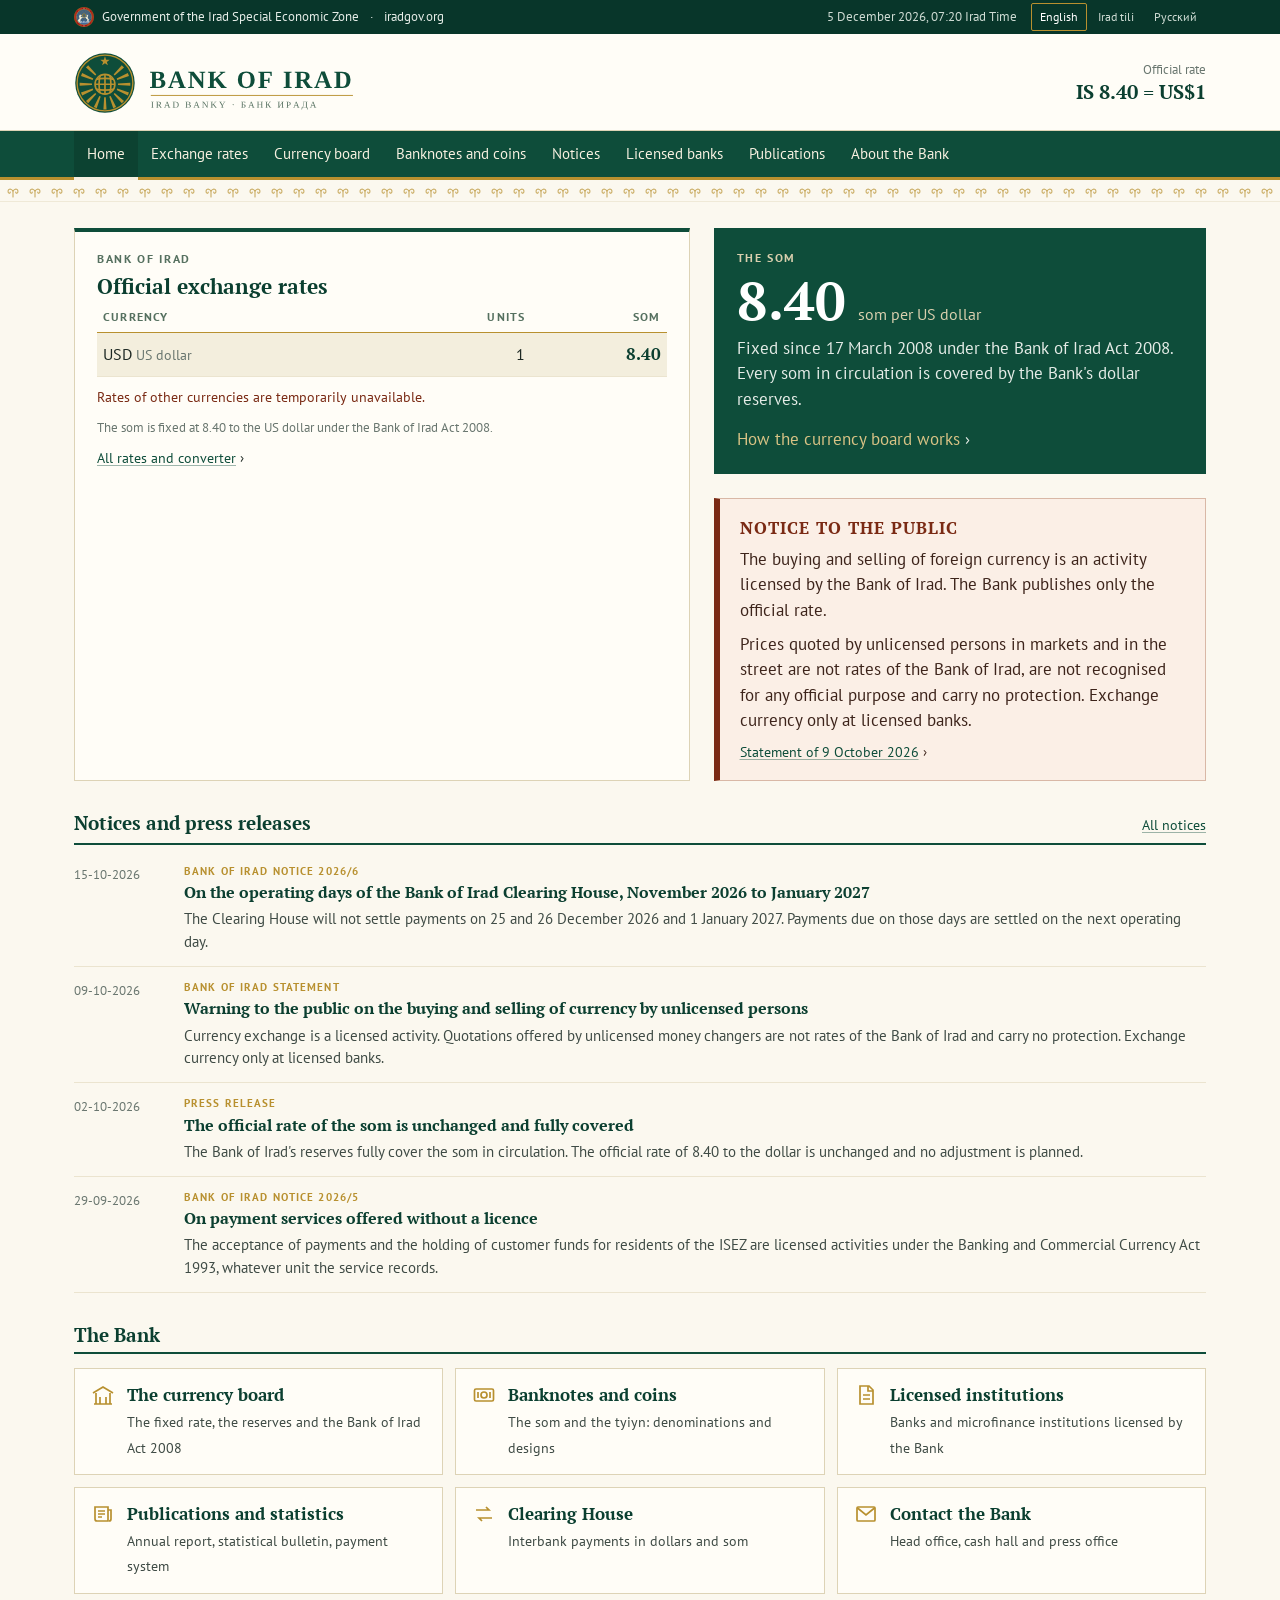
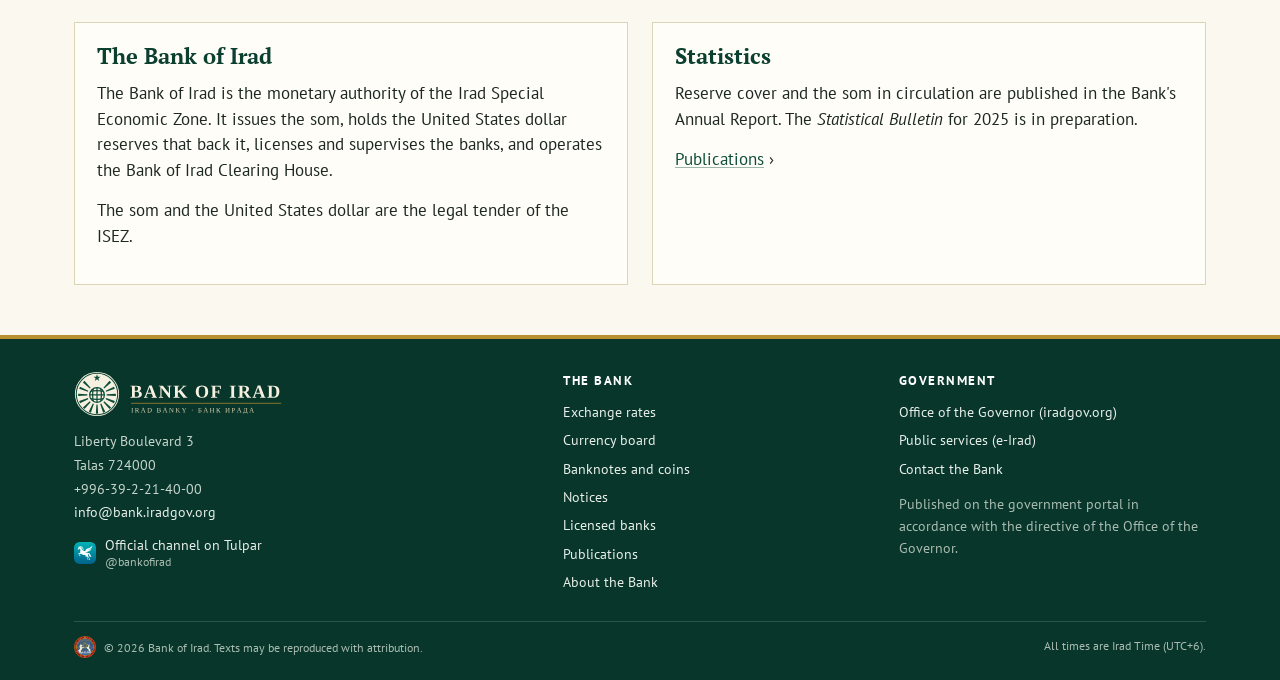
<file: index.html>
<!doctype html>
<html lang="en">
<head>
<meta charset="utf-8">
<meta name="viewport" content="width=device-width, initial-scale=1">
<title>Bank of Irad | Official exchange rates of the som</title>
<meta name="description" content="Bank of Irad, the monetary authority of the Irad Special Economic Zone: official exchange rates of the som, the currency board, banknotes and coins, notices and the register of licensed banks.">
<link rel="canonical" href="https://bank.iradgov.org/">
<meta property="og:url" content="https://bank.iradgov.org/">
<meta property="og:type" content="website">
<meta property="og:site_name" content="Bank of Irad">
<meta property="og:title" content="Bank of Irad | Official exchange rates of the som">
<meta property="og:description" content="Bank of Irad, the monetary authority of the Irad Special Economic Zone: official exchange rates of the som, the currency board, banknotes and coins, notices and the register of licensed banks.">
<meta property="og:image" content="https://bank.iradgov.org/assets/og-image.png">
<meta property="og:image:width" content="1200">
<meta property="og:image:height" content="630">
<meta property="og:image:alt" content="Bank of Irad: the som at 8.40 to the US dollar">
<meta name="twitter:card" content="summary_large_image">
<meta name="theme-color" content="#0E4D3A">
<link rel="icon" href="/favicon.ico" sizes="any">
<link rel="icon" href="/assets/bankofirad-mark.svg" type="image/svg+xml">
<link rel="icon" href="/favicon-32.png" type="image/png" sizes="32x32">
<link rel="apple-touch-icon" href="/apple-touch-icon.png">
<link rel="preconnect" href="https://fonts.googleapis.com">
<link rel="preconnect" href="https://fonts.gstatic.com" crossorigin>
<link href="https://fonts.googleapis.com/css2?family=PT+Sans:ital,wght@0,400;0,700;1,400&family=PT+Serif:ital,wght@0,400;0,700;1,400&display=swap" rel="stylesheet">
<link rel="stylesheet" href="/assets/site.css">
<script>window.goatcounter=new Object();goatcounter.path=p=>location.host+p;</script>
<script data-goatcounter="https://irad.goatcounter.com/count" async src="//gc.zgo.at/count.js"></script>
<script async src="https://www.googletagmanager.com/gtag/js?id=G-QTS2XFLJD7"></script>
<script>window.dataLayer=window.dataLayer||[];function gtag(){dataLayer.push(arguments);}gtag('js',new Date());gtag('config','G-QTS2XFLJD7');</script>
</head>
<body data-page="home" data-title="">
<div id="top"></div>
<main id="main" class="page">
<div class="wrap">
<h1 class="sr" data-i18n="homeH1">Bank of Irad</h1>
<div class="grid g-home">
  <div class="ratecard" id="rates"></div>
  <div>
    <div class="card green">
      <div class="kicker" data-i18n="pegK">The som</div>
      <div class="bigpeg"><span class="v" id="pegV">8.40</span><span class="u" data-i18n="pegU">som per US dollar</span></div>
      <p data-i18n="pegP">Fixed since 17 March 2008 under the Bank of Irad Act 2008. Every som in circulation is covered by the Bank's dollar reserves.</p>
      <p style="margin:0"><a class="more" href="/currency-board.html" data-i18n="pegA">How the currency board works</a> ›</p>
    </div>
    <div class="stern" role="note">
      <div class="h" data-i18n="sternH">Notice to the public</div>
      <p data-i18n="sternP1">The buying and selling of foreign currency is an activity licensed by the Bank of Irad. The Bank publishes only the official rate.</p>
      <p data-i18n="sternP2">Prices quoted by unlicensed persons in markets and in the street are not rates of the Bank of Irad, are not recognised for any official purpose and carry no protection. Exchange currency only at licensed banks.</p>
      <p class="small"><a href="/notice.html?id=2026-10-09-money-changers" data-i18n="sternA">Statement of 9 October 2026</a> ›</p>
    </div>
  </div>
</div>

<div class="sect-h"><h2 data-i18n="homeNotices">Notices and press releases</h2><a href="/notices.html" data-i18n="homeAllNotices">All notices</a></div>
<div id="notices" class="loading">…</div>

<div class="sect-h"><h2 data-i18n="homeQuick">The Bank</h2></div>
<ul class="quick">
  <li><a href="/currency-board.html"><svg class="ic" viewBox="0 0 24 24" fill="none" stroke="currentColor" stroke-width="1.7"><path d="M3 21h18M5 21V10M19 21V10M9 21v-7M15 21v-7M2 10l10-6 10 6"/></svg><div><b data-i18n="q1">The currency board</b><span data-i18n="q1s">The fixed rate, the reserves and the Bank of Irad Act 2008</span></div></a></li>
  <li><a href="/som.html"><svg class="ic" viewBox="0 0 24 24" fill="none" stroke="currentColor" stroke-width="1.7"><rect x="2.5" y="6" width="19" height="12" rx="1.5"/><circle cx="12" cy="12" r="3"/><path d="M6 9v6M18 9v6"/></svg><div><b data-i18n="q2">Banknotes and coins</b><span data-i18n="q2s">The som and the tyiyn: denominations and designs</span></div></a></li>
  <li><a href="/banks.html"><svg class="ic" viewBox="0 0 24 24" fill="none" stroke="currentColor" stroke-width="1.7"><path d="M6 3h9l4 4v14H6z"/><path d="M14 3v5h5M9 12h7M9 16h7"/></svg><div><b data-i18n="q3">Licensed institutions</b><span data-i18n="q3s">Banks and microfinance institutions licensed by the Bank</span></div></a></li>
  <li><a href="/publications.html"><svg class="ic" viewBox="0 0 24 24" fill="none" stroke="currentColor" stroke-width="1.7"><path d="M4 5h13v14H6a2 2 0 0 1-2-2z"/><path d="M17 8h3v9a2 2 0 0 1-2 2"/><path d="M7 9h7M7 12h7M7 15h4"/></svg><div><b data-i18n="q4">Publications and statistics</b><span data-i18n="q4s">Annual report, statistical bulletin, payment system</span></div></a></li>
  <li><a href="/about.html#clearing"><svg class="ic" viewBox="0 0 24 24" fill="none" stroke="currentColor" stroke-width="1.7"><path d="M4 8h13l-3-3M20 16H7l3 3"/></svg><div><b data-i18n="q5">Clearing House</b><span data-i18n="q5s">Interbank payments in dollars and som</span></div></a></li>
  <li><a href="/about.html#contact"><svg class="ic" viewBox="0 0 24 24" fill="none" stroke="currentColor" stroke-width="1.7"><rect x="3" y="5" width="18" height="14" rx="1"/><path d="m3.5 6 8.5 7 8.5-7"/></svg><div><b data-i18n="q6">Contact the Bank</b><span data-i18n="q6s">Head office, cash hall and press office</span></div></a></li>
</ul>

<div class="grid g-2" style="margin-top:28px">
  <div class="card">
    <h2 data-i18n="homeAboutH">The Bank of Irad</h2>
    <div data-i18n="homeAboutP"><p>The Bank of Irad is the monetary authority of the Irad Special Economic Zone. It issues the som, holds the United States dollar reserves that back it, licenses and supervises the banks, and operates the Bank of Irad Clearing House.</p><p>The som and the United States dollar are the legal tender of the ISEZ.</p></div>
  </div>
  <div class="card">
    <h2 data-i18n="homeStatH">Statistics</h2>
    <div data-i18n="homeStatP"><p>Reserve cover and the som in circulation are published in the Bank's Annual Report. The <i>Statistical Bulletin</i> for 2025 is in preparation.</p></div>
    <p style="margin:0"><a href="/publications.html" data-i18n="homeStatA">Publications</a> ›</p>
  </div>
</div>
</div>
</main>
<div id="bottom"></div>
<noscript><p style="padding:20px;text-align:center">Bank of Irad · Liberty Boulevard 3, Talas · <a href="mailto:info@bank.iradgov.org">info@bank.iradgov.org</a> · Official rate: IS 8.40 = US$1</p></noscript>
<script src="/assets/i18n.js"></script>
<script src="/assets/site.js"></script>
</body>
</html>
</file>
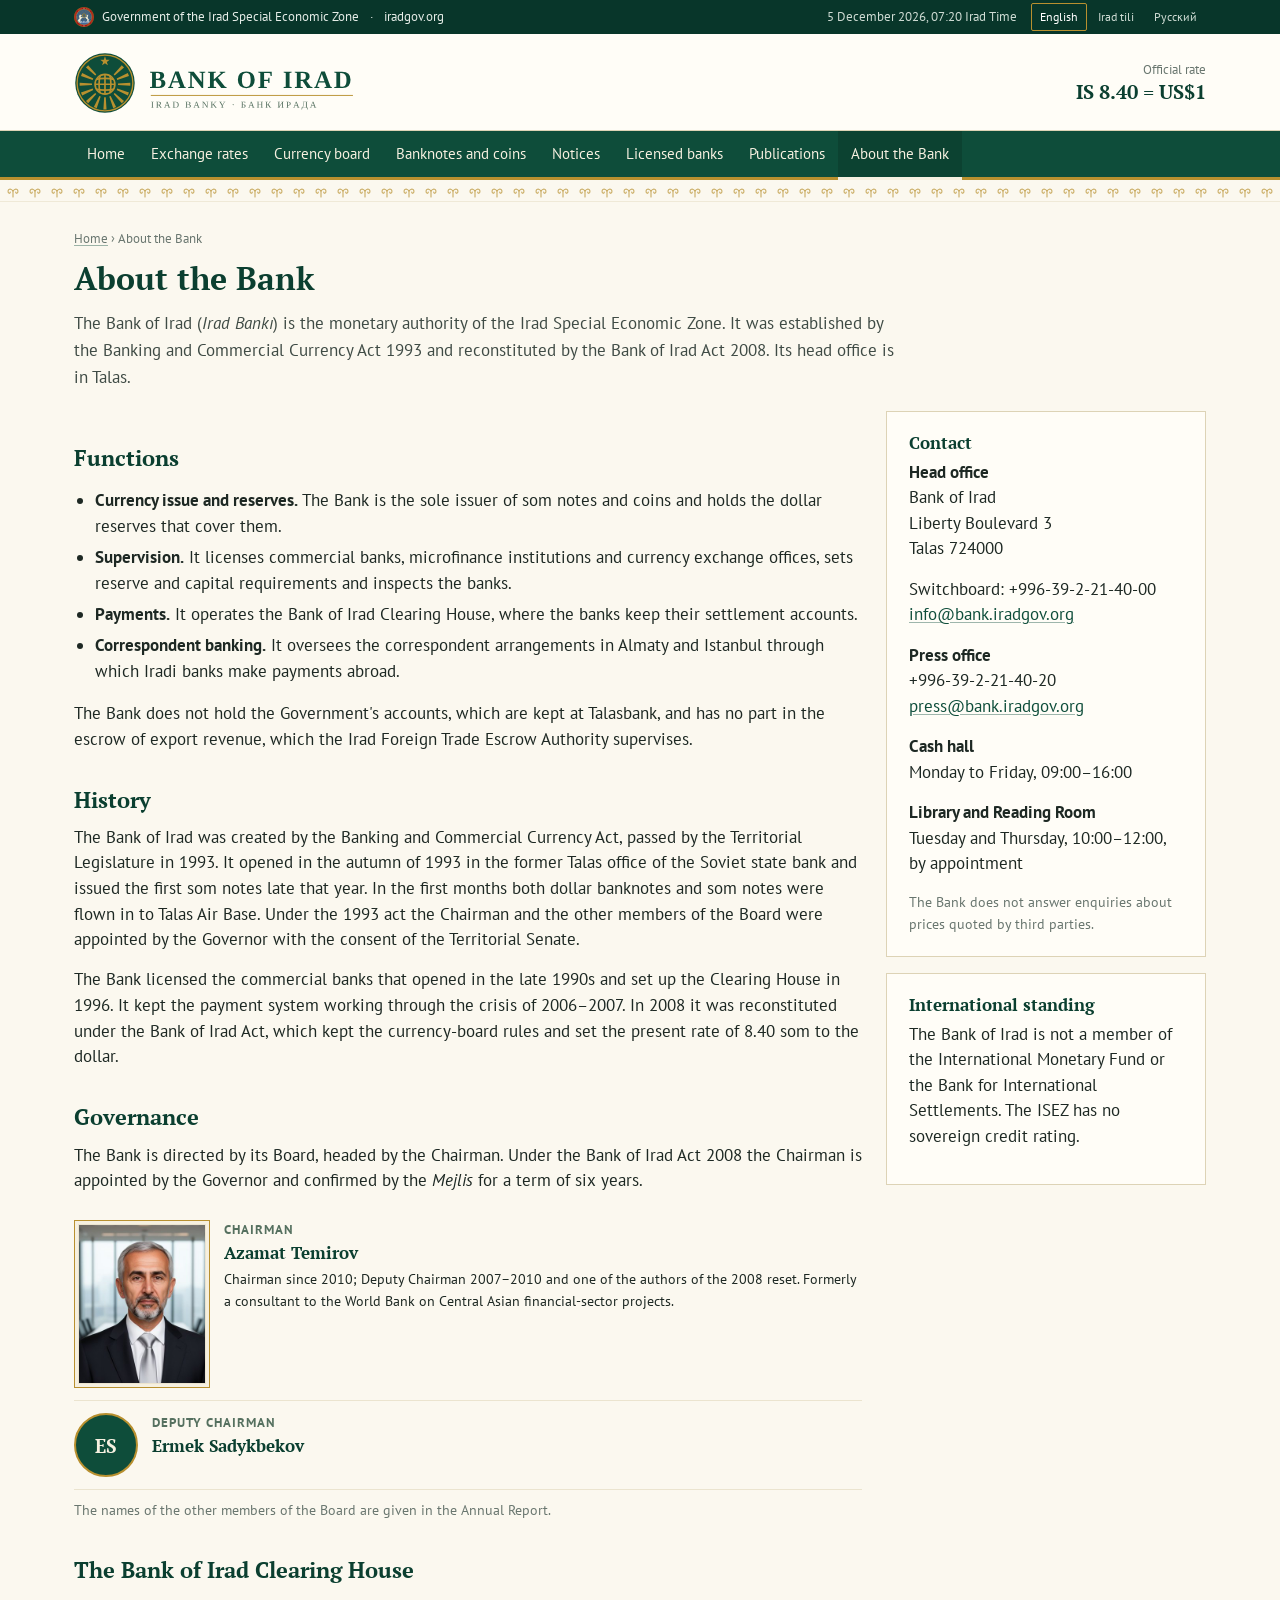
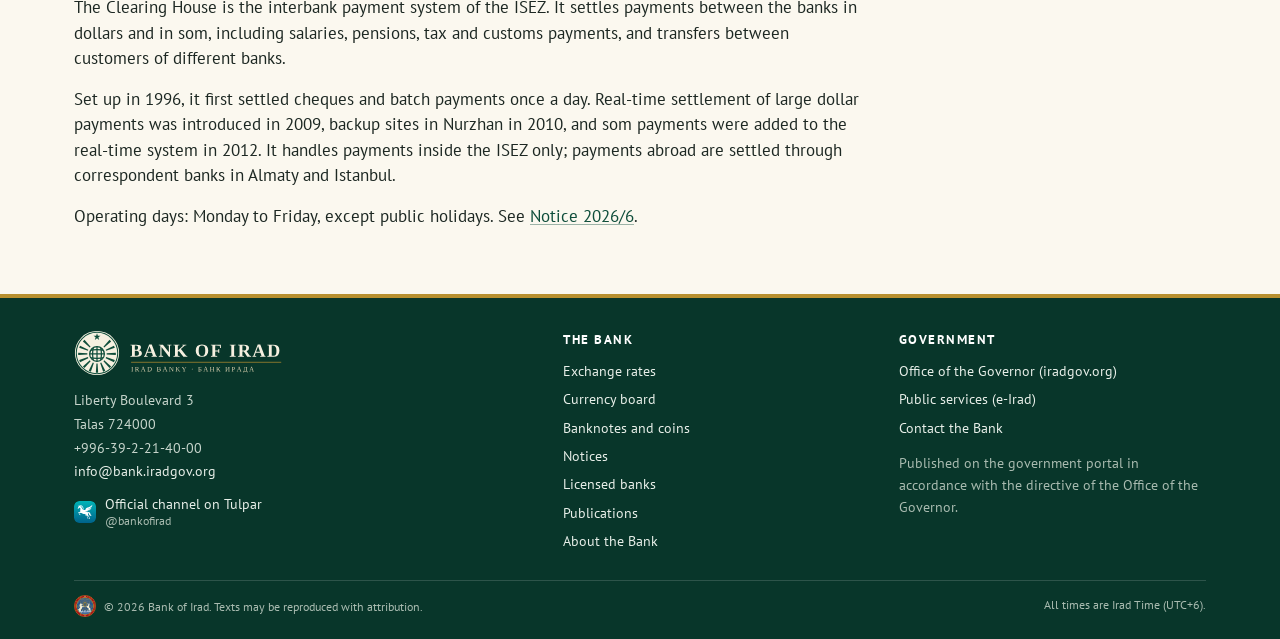
<file: about.html>
<!doctype html>
<html lang="en">
<head>
<meta charset="utf-8">
<meta name="viewport" content="width=device-width, initial-scale=1">
<title>About the Bank | Bank of Irad</title>
<meta name="description" content="About the Bank of Irad: functions, history since 1993, the Chairman and the Board, the Clearing House, and how to contact the head office in Talas.">
<link rel="canonical" href="https://bank.iradgov.org/about.html">
<meta property="og:url" content="https://bank.iradgov.org/about.html">
<meta property="og:type" content="website">
<meta property="og:site_name" content="Bank of Irad">
<meta property="og:title" content="About the Bank | Bank of Irad">
<meta property="og:description" content="About the Bank of Irad: functions, history since 1993, the Chairman and the Board, the Clearing House, and how to contact the head office in Talas.">
<meta property="og:image" content="https://bank.iradgov.org/assets/og-image.png">
<meta property="og:image:width" content="1200">
<meta property="og:image:height" content="630">
<meta property="og:image:alt" content="Bank of Irad: the som at 8.40 to the US dollar">
<meta name="twitter:card" content="summary_large_image">
<meta name="theme-color" content="#0E4D3A">
<link rel="icon" href="/favicon.ico" sizes="any">
<link rel="icon" href="/assets/bankofirad-mark.svg" type="image/svg+xml">
<link rel="icon" href="/favicon-32.png" type="image/png" sizes="32x32">
<link rel="apple-touch-icon" href="/apple-touch-icon.png">
<link rel="preconnect" href="https://fonts.googleapis.com">
<link rel="preconnect" href="https://fonts.gstatic.com" crossorigin>
<link href="https://fonts.googleapis.com/css2?family=PT+Sans:ital,wght@0,400;0,700;1,400&family=PT+Serif:ital,wght@0,400;0,700;1,400&display=swap" rel="stylesheet">
<link rel="stylesheet" href="/assets/site.css">
<script>window.goatcounter=new Object();goatcounter.path=p=>location.host+p;</script>
<script data-goatcounter="https://irad.goatcounter.com/count" async src="//gc.zgo.at/count.js"></script>
<script async src="https://www.googletagmanager.com/gtag/js?id=G-QTS2XFLJD7"></script>
<script>window.dataLayer=window.dataLayer||[];function gtag(){dataLayer.push(arguments);}gtag('js',new Date());gtag('config','G-QTS2XFLJD7');</script>
</head>
<body data-page="about" data-title="about">
<div id="top"></div>
<main id="main" class="page">
<div class="wrap">
<div class="crumbs"><a href="/" data-i18n="crHome">Home</a> › <span data-i18n="aboutH">About the Bank</span></div>
<h1 data-i18n="aboutH">About the Bank</h1>
<p class="lede" data-i18n="aboutLede">The Bank of Irad (<i>Irad Bankı</i>) is the monetary authority of the Irad Special Economic Zone. It was established by the Banking and Commercial Currency Act 1993 and reconstituted by the Bank of Irad Act 2008. Its head office is in Talas.</p>

<div class="grid g-side" style="margin-top:20px">
<div class="prose">
  <h2 data-i18n="fnH">Functions</h2>
  <div data-i18n="fnP"><ul><li><b>Currency issue and reserves.</b> The Bank is the sole issuer of som notes and coins and holds the dollar reserves that cover them.</li><li><b>Supervision.</b> It licenses commercial banks, microfinance institutions and currency exchange offices, sets reserve and capital requirements and inspects the banks.</li><li><b>Payments.</b> It operates the Bank of Irad Clearing House, where the banks keep their settlement accounts.</li><li><b>Correspondent banking.</b> It oversees the correspondent arrangements in Almaty and Istanbul through which Iradi banks make payments abroad.</li></ul><p>The Bank does not hold the Government's accounts, which are kept at Talasbank, and has no part in the escrow of export revenue, which the Irad Foreign Trade Escrow Authority supervises.</p></div>

  <h2 data-i18n="histH">History</h2>
  <div data-i18n="histP"><p>The Bank of Irad was created by the Banking and Commercial Currency Act, passed by the Territorial Legislature in 1993. It opened in the autumn of 1993 in the former Talas office of the Soviet state bank and issued the first som notes late that year. In the first months both dollar banknotes and som notes were flown in to Talas Air Base. Under the 1993 act the Chairman and the other members of the Board were appointed by the Governor with the consent of the Territorial Senate.</p><p>The Bank licensed the commercial banks that opened in the late 1990s and set up the Clearing House in 1996. It kept the payment system working through the crisis of 2006–2007. In 2008 it was reconstituted under the Bank of Irad Act, which kept the currency-board rules and set the present rate of 8.40 som to the dollar.</p></div>

  <h2 data-i18n="govH">Governance</h2>
  <p data-i18n="govP">The Bank is directed by its Board, headed by the Chairman. Under the Bank of Irad Act 2008 the Chairman is appointed by the Governor and confirmed by the <i>Mejlis</i> for a term of six years.</p>
  <div class="person chair"><img class="portrait" src="/assets/photos/temirov.jpg" width="128" height="160" alt="Azamat Temirov, Chairman of the Bank of Irad"><div><div class="role" data-i18n="chairR">Chairman</div><b data-i18n="chairN">Azamat Temirov</b><p class="small" style="margin:2px 0 0" data-i18n="chairP">Chairman since 2010; Deputy Chairman 2007–2010 and one of the authors of the 2008 reset. Formerly a consultant to the World Bank on Central Asian financial-sector projects.</p></div></div>
  <div class="person"><div class="ini">ES</div><div><div class="role" data-i18n="depR">Deputy Chairman</div><b data-i18n="depN">Ermek Sadykbekov</b></div></div>
  <p class="small muted" style="margin-top:10px" data-i18n="boardOthers">The names of the other members of the Board are given in the Annual Report.</p>

  <h2 id="clearing" data-i18n="clrH">The Bank of Irad Clearing House</h2>
  <div data-i18n="clrP"><p>The Clearing House is the interbank payment system of the ISEZ. It settles payments between the banks in dollars and in som, including salaries, pensions, tax and customs payments, and transfers between customers of different banks.</p><p>Set up in 1996, it first settled cheques and batch payments once a day. Real-time settlement of large dollar payments was introduced in 2009, backup sites in Nurzhan in 2010, and som payments were added to the real-time system in 2012. It handles payments inside the ISEZ only; payments abroad are settled through correspondent banks in Almaty and Istanbul.</p><p>Operating days: Monday to Friday, except public holidays. See <a href="/notice.html?id=2026-10-15-clearing-days">Notice 2026/6</a>.</p></div>
</div>
<aside>
  <div class="card" id="contact">
    <h3 data-i18n="ctH">Contact</h3>
    <div data-i18n="ctP"><p><b>Head office</b><br>Bank of Irad<br>Liberty Boulevard 3<br>Talas 724000</p><p>Switchboard: +996-39-2-21-40-00<br><a href="mailto:info@bank.iradgov.org">info@bank.iradgov.org</a></p><p><b>Press office</b><br>+996-39-2-21-40-20<br><a href="mailto:press@bank.iradgov.org">press@bank.iradgov.org</a></p><p><b>Cash hall</b><br>Monday to Friday, 09:00–16:00</p><p><b>Library and Reading Room</b><br>Tuesday and Thursday, 10:00–12:00, by appointment</p></div>
    <p class="small muted" style="margin:0" data-i18n="ctNote">The Bank does not answer enquiries about prices quoted by third parties.</p>
  </div>
  <div class="card" style="margin-top:16px">
    <h3 data-i18n="limH">International standing</h3>
    <p data-i18n="limP">The Bank of Irad is not a member of the International Monetary Fund or the Bank for International Settlements. The ISEZ has no sovereign credit rating.</p>
  </div>
</aside>
</div>
</div>
</main>
<div id="bottom"></div>
<noscript><p style="padding:20px;text-align:center">Bank of Irad · Liberty Boulevard 3, Talas · <a href="mailto:info@bank.iradgov.org">info@bank.iradgov.org</a> · Official rate: IS 8.40 = US$1</p></noscript>
<script src="/assets/i18n.js"></script>
<script src="/assets/site.js"></script>
</body>
</html>
</file>
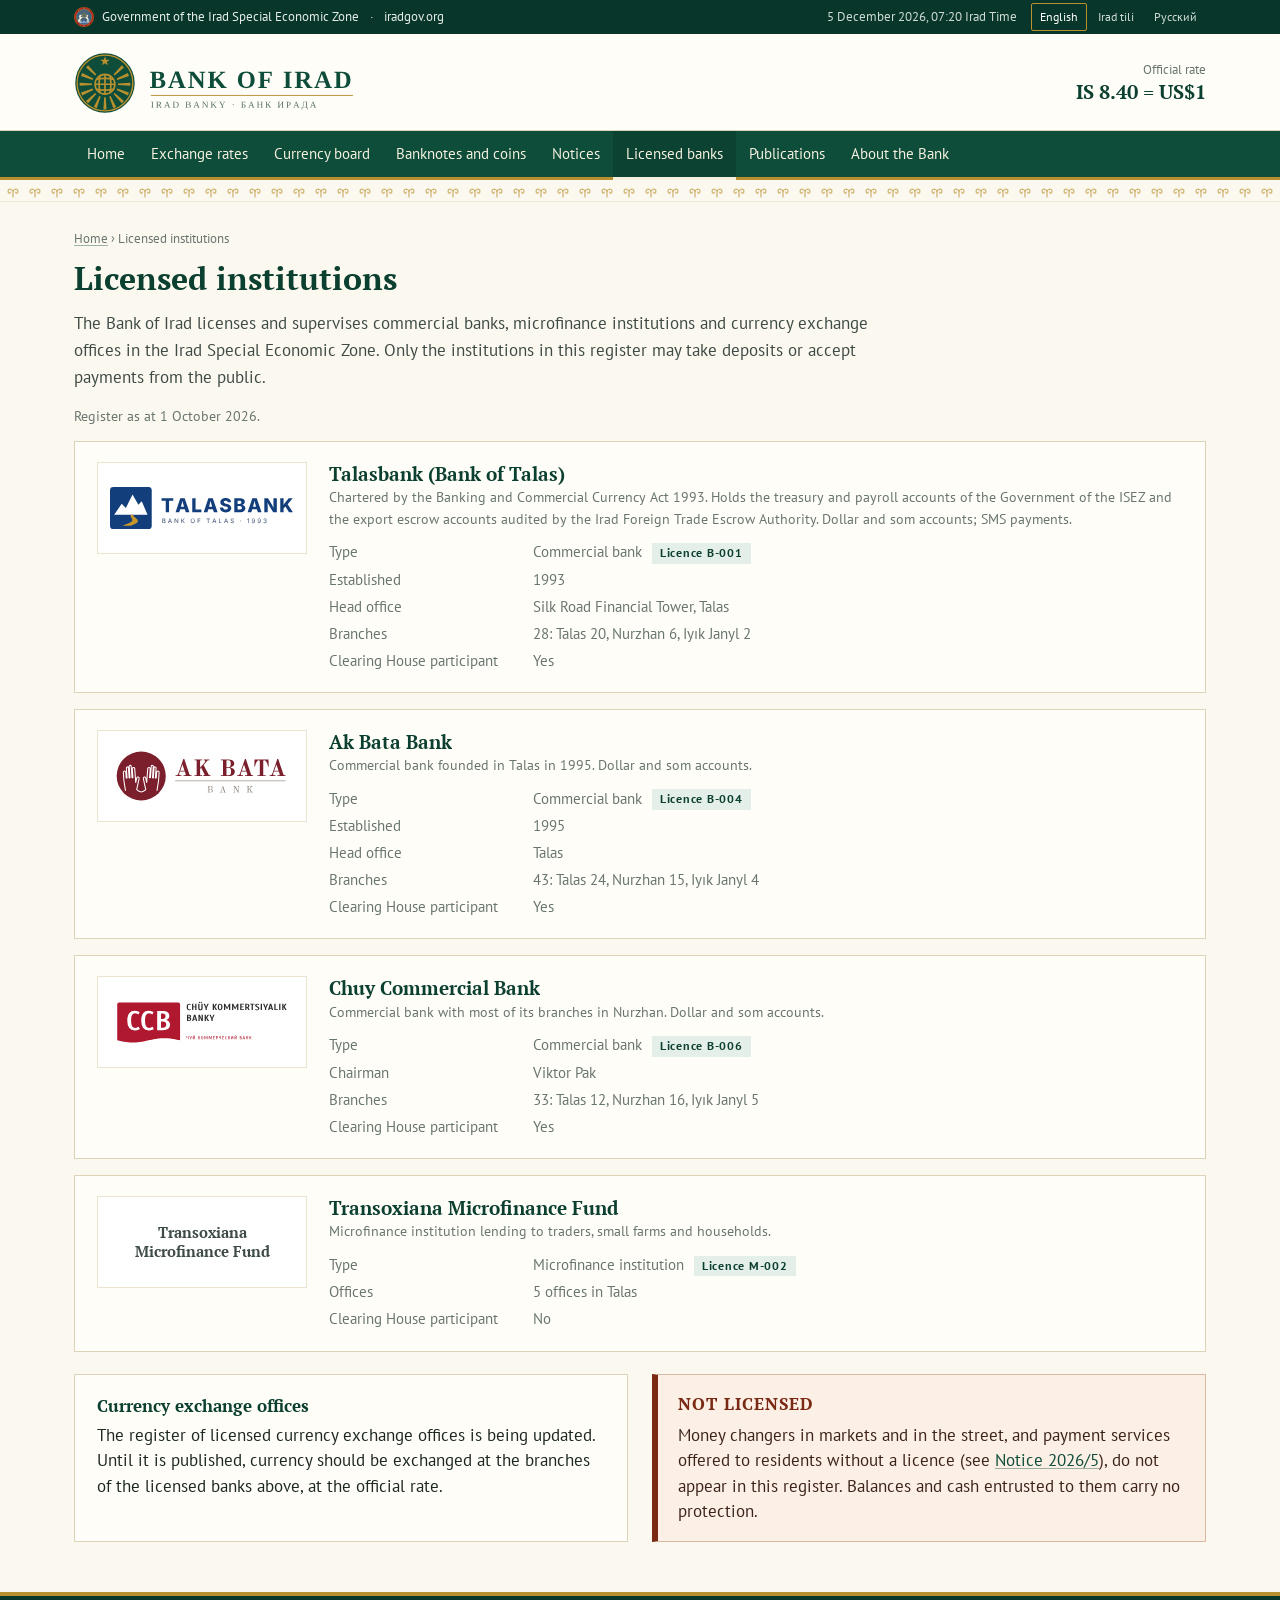
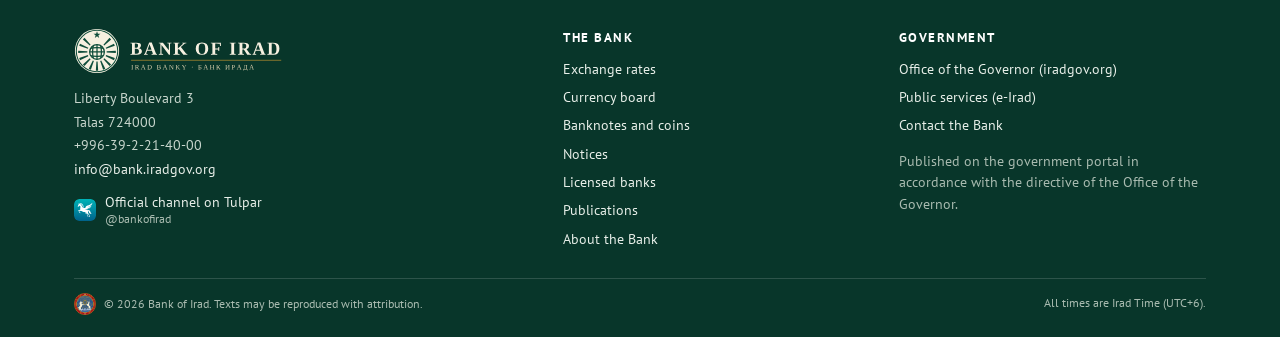
<file: banks.html>
<!doctype html>
<html lang="en">
<head>
<meta charset="utf-8">
<meta name="viewport" content="width=device-width, initial-scale=1">
<title>Licensed institutions | Bank of Irad</title>
<meta name="description" content="Register of banks and microfinance institutions licensed by the Bank of Irad: Talasbank, Ak Bata Bank, Chuy Commercial Bank and the Transoxiana Microfinance Fund.">
<link rel="canonical" href="https://bank.iradgov.org/banks.html">
<meta property="og:url" content="https://bank.iradgov.org/banks.html">
<meta property="og:type" content="website">
<meta property="og:site_name" content="Bank of Irad">
<meta property="og:title" content="Licensed institutions | Bank of Irad">
<meta property="og:description" content="Register of banks and microfinance institutions licensed by the Bank of Irad: Talasbank, Ak Bata Bank, Chuy Commercial Bank and the Transoxiana Microfinance Fund.">
<meta property="og:image" content="https://bank.iradgov.org/assets/og-image.png">
<meta property="og:image:width" content="1200">
<meta property="og:image:height" content="630">
<meta property="og:image:alt" content="Bank of Irad: the som at 8.40 to the US dollar">
<meta name="twitter:card" content="summary_large_image">
<meta name="theme-color" content="#0E4D3A">
<link rel="icon" href="/favicon.ico" sizes="any">
<link rel="icon" href="/assets/bankofirad-mark.svg" type="image/svg+xml">
<link rel="icon" href="/favicon-32.png" type="image/png" sizes="32x32">
<link rel="apple-touch-icon" href="/apple-touch-icon.png">
<link rel="preconnect" href="https://fonts.googleapis.com">
<link rel="preconnect" href="https://fonts.gstatic.com" crossorigin>
<link href="https://fonts.googleapis.com/css2?family=PT+Sans:ital,wght@0,400;0,700;1,400&family=PT+Serif:ital,wght@0,400;0,700;1,400&display=swap" rel="stylesheet">
<link rel="stylesheet" href="/assets/site.css">
<script>window.goatcounter=new Object();goatcounter.path=p=>location.host+p;</script>
<script data-goatcounter="https://irad.goatcounter.com/count" async src="//gc.zgo.at/count.js"></script>
<script async src="https://www.googletagmanager.com/gtag/js?id=G-QTS2XFLJD7"></script>
<script>window.dataLayer=window.dataLayer||[];function gtag(){dataLayer.push(arguments);}gtag('js',new Date());gtag('config','G-QTS2XFLJD7');</script>
</head>
<body data-page="banks" data-title="banks">
<div id="top"></div>
<main id="main" class="page">
<div class="wrap">
<div class="crumbs"><a href="/" data-i18n="crHome">Home</a> › <span data-i18n="banksH">Licensed institutions</span></div>
<h1 data-i18n="banksH">Licensed institutions</h1>
<p class="lede" data-i18n="banksLede">The Bank of Irad licenses and supervises commercial banks, microfinance institutions and currency exchange offices in the Irad Special Economic Zone. Only the institutions in this register may take deposits or accept payments from the public.</p>
<p class="small muted" id="regUpd"></p>
<div id="register" class="loading">…</div>

<div class="grid g-2" style="margin-top:22px">
  <div class="card">
    <h3 data-i18n="exchH">Currency exchange offices</h3>
    <p data-i18n="exchP">The register of licensed currency exchange offices is being updated. Until it is published, currency should be exchanged at the branches of the licensed banks above, at the official rate.</p>
  </div>
  <div class="stern" style="margin-top:0">
    <div class="h" data-i18n="notLicH">Not licensed</div>
    <p data-i18n="notLicP">Money changers in markets and in the street, and payment services offered to residents without a licence (see <a href="/notice.html?id=boi-2026-05">Notice 2026/5</a>), do not appear in this register. Balances and cash entrusted to them carry no protection.</p>
  </div>
</div>
</div>
</main>
<div id="bottom"></div>
<noscript><p style="padding:20px;text-align:center">Bank of Irad · Liberty Boulevard 3, Talas · <a href="mailto:info@bank.iradgov.org">info@bank.iradgov.org</a> · Official rate: IS 8.40 = US$1</p></noscript>
<script src="/assets/i18n.js"></script>
<script src="/assets/site.js"></script>
</body>
</html>
</file>
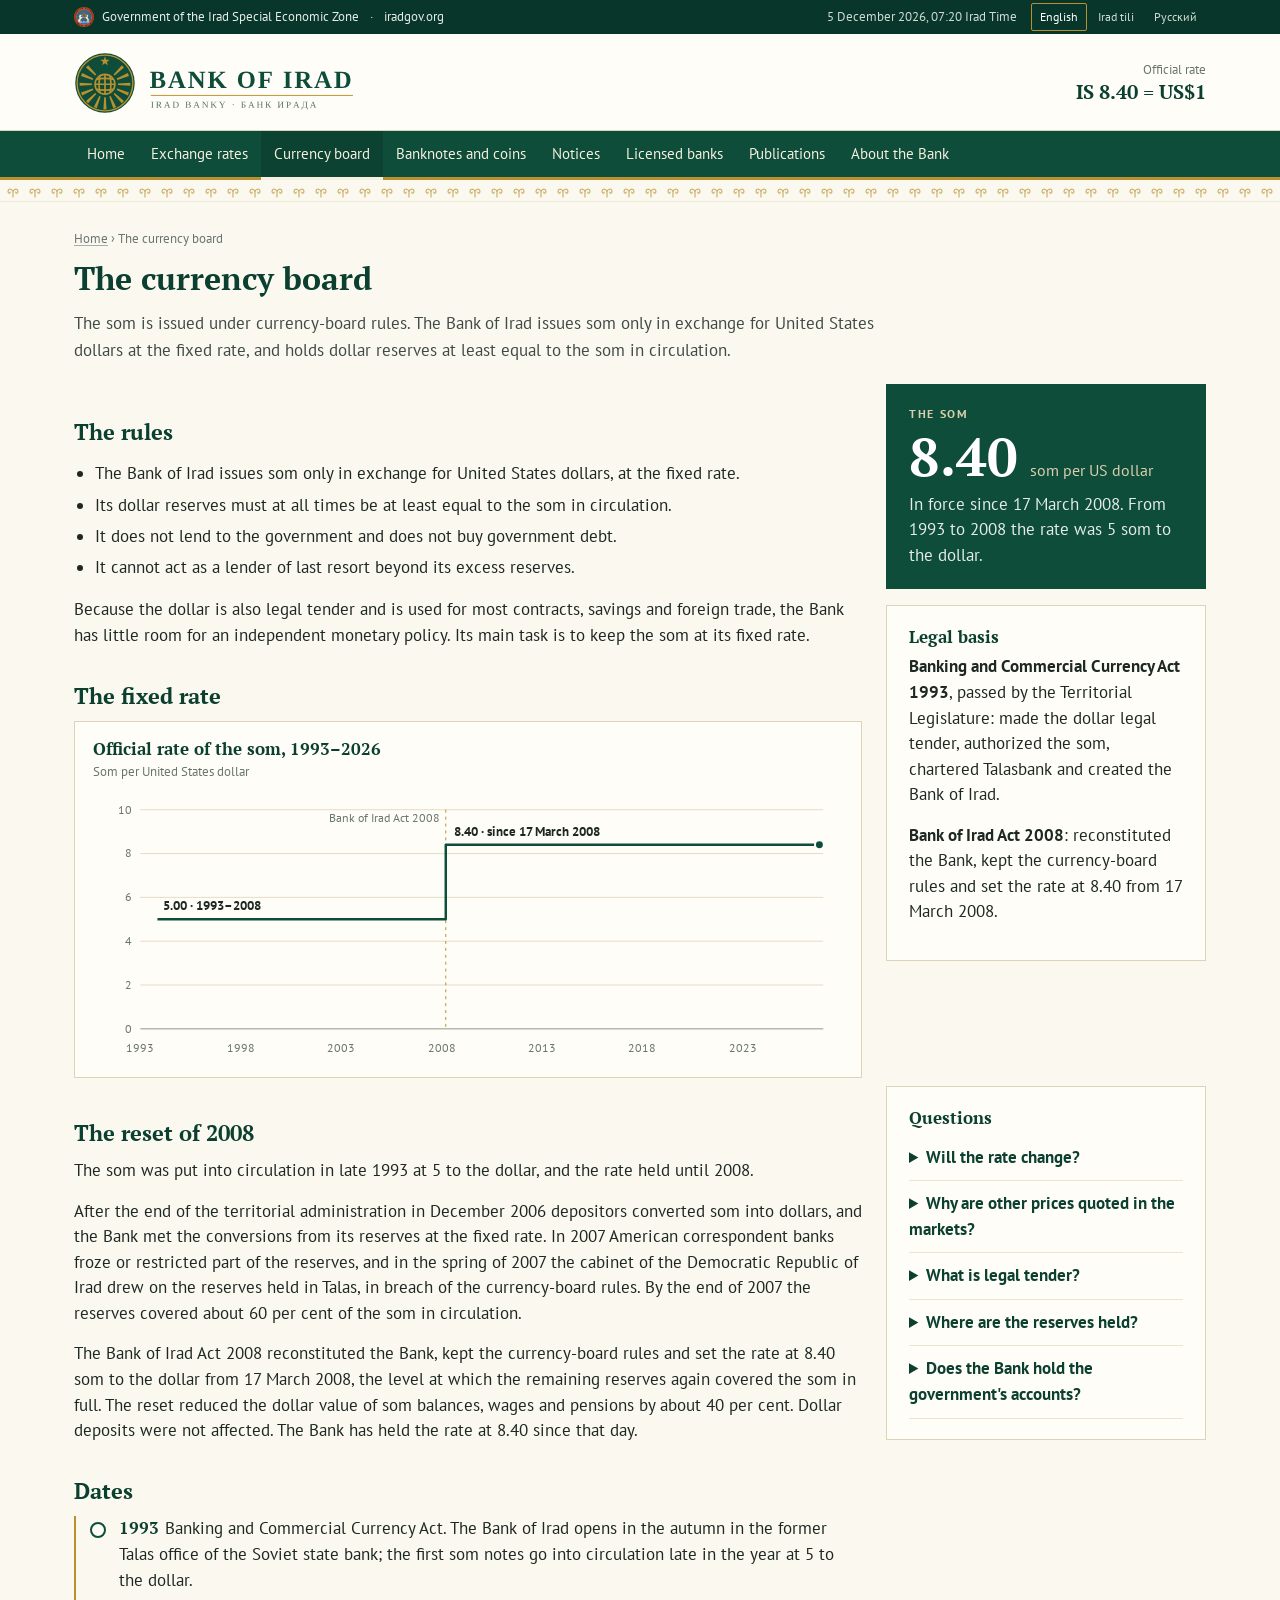
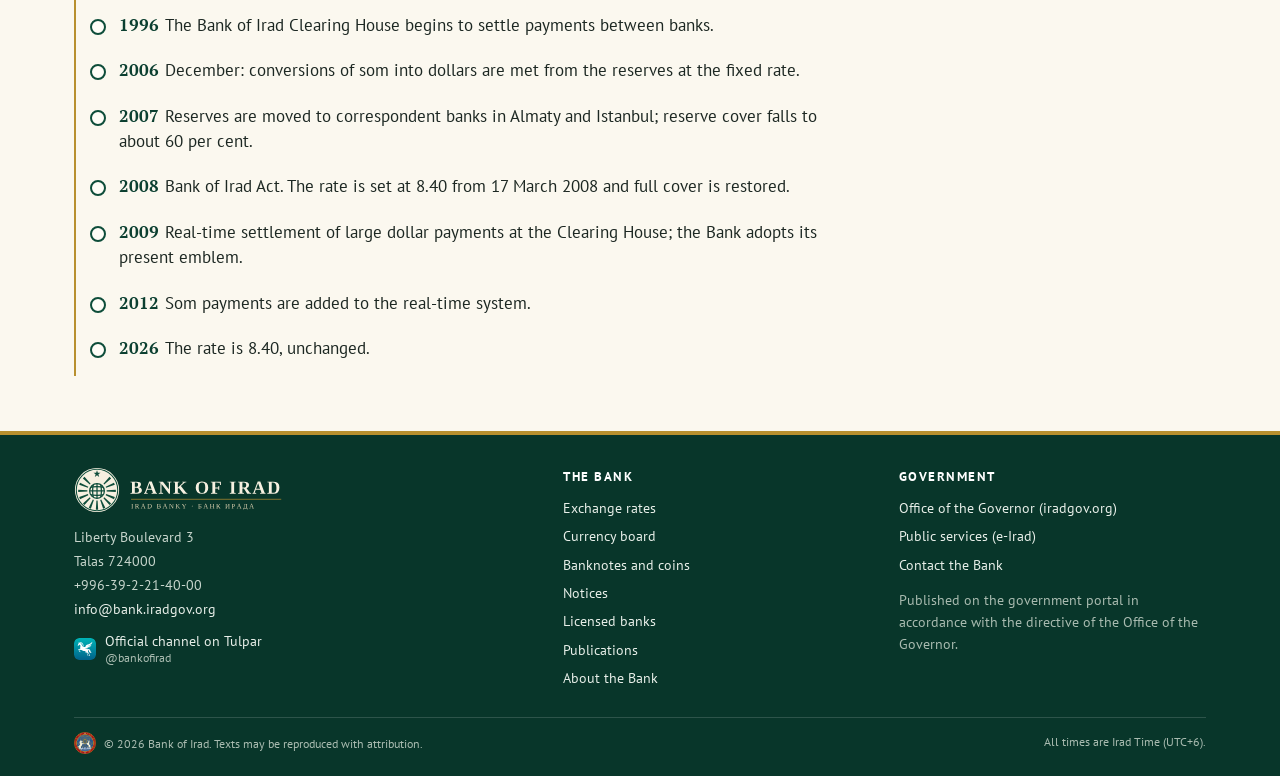
<file: currency-board.html>
<!doctype html>
<html lang="en">
<head>
<meta charset="utf-8">
<meta name="viewport" content="width=device-width, initial-scale=1">
<title>The currency board | Bank of Irad</title>
<meta name="description" content="How the Bank of Irad's currency board works: the som is issued only against US dollars at the fixed rate of 8.40 and fully covered by reserves; the 1993 act and the Bank of Irad Act 2008.">
<link rel="canonical" href="https://bank.iradgov.org/currency-board.html">
<meta property="og:url" content="https://bank.iradgov.org/currency-board.html">
<meta property="og:type" content="website">
<meta property="og:site_name" content="Bank of Irad">
<meta property="og:title" content="The currency board | Bank of Irad">
<meta property="og:description" content="How the Bank of Irad's currency board works: the som is issued only against US dollars at the fixed rate of 8.40 and fully covered by reserves; the 1993 act and the Bank of Irad Act 2008.">
<meta property="og:image" content="https://bank.iradgov.org/assets/og-image.png">
<meta property="og:image:width" content="1200">
<meta property="og:image:height" content="630">
<meta property="og:image:alt" content="Bank of Irad: the som at 8.40 to the US dollar">
<meta name="twitter:card" content="summary_large_image">
<meta name="theme-color" content="#0E4D3A">
<link rel="icon" href="/favicon.ico" sizes="any">
<link rel="icon" href="/assets/bankofirad-mark.svg" type="image/svg+xml">
<link rel="icon" href="/favicon-32.png" type="image/png" sizes="32x32">
<link rel="apple-touch-icon" href="/apple-touch-icon.png">
<link rel="preconnect" href="https://fonts.googleapis.com">
<link rel="preconnect" href="https://fonts.gstatic.com" crossorigin>
<link href="https://fonts.googleapis.com/css2?family=PT+Sans:ital,wght@0,400;0,700;1,400&family=PT+Serif:ital,wght@0,400;0,700;1,400&display=swap" rel="stylesheet">
<link rel="stylesheet" href="/assets/site.css">
<script>window.goatcounter=new Object();goatcounter.path=p=>location.host+p;</script>
<script data-goatcounter="https://irad.goatcounter.com/count" async src="//gc.zgo.at/count.js"></script>
<script async src="https://www.googletagmanager.com/gtag/js?id=G-QTS2XFLJD7"></script>
<script>window.dataLayer=window.dataLayer||[];function gtag(){dataLayer.push(arguments);}gtag('js',new Date());gtag('config','G-QTS2XFLJD7');</script>
</head>
<body data-page="board" data-title="board">
<div id="top"></div>
<main id="main" class="page">
<div class="wrap">
<div class="crumbs"><a href="/" data-i18n="crHome">Home</a> › <span data-i18n="boardH">The currency board</span></div>
<h1 data-i18n="boardH">The currency board</h1>
<p class="lede" data-i18n="boardLede">The som is issued under currency-board rules. The Bank of Irad issues som only in exchange for United States dollars at the fixed rate, and holds dollar reserves at least equal to the som in circulation.</p>

<div class="grid g-side" style="margin-top:20px">
<div class="prose">
  <h2 data-i18n="b1H">The rules</h2>
  <div data-i18n="b1P"><ul><li>The Bank of Irad issues som only in exchange for United States dollars, at the fixed rate.</li><li>Its dollar reserves must at all times be at least equal to the som in circulation.</li><li>It does not lend to the government and does not buy government debt.</li><li>It cannot act as a lender of last resort beyond its excess reserves.</li></ul><p>Because the dollar is also legal tender and is used for most contracts, savings and foreign trade, the Bank has little room for an independent monetary policy. Its main task is to keep the som at its fixed rate.</p></div>

  <h2 data-i18n="b2H">The fixed rate</h2>
<div class="chart" style="margin-top:0">
  <h3 data-i18n="chH">Official rate of the som, 1993–2026</h3>
  <div class="sub" data-i18n="chSub">Som per United States dollar</div>
  <div id="rateChart"></div>
</div>
</div>
<aside>
  <div class="card green">
    <div class="kicker" data-i18n="pegK">The som</div>
    <div class="bigpeg"><span class="v">8.40</span><span class="u" data-i18n="pegU">som per US dollar</span></div>
    <p style="margin:0" data-i18n="b2Side">In force since 17 March 2008. From 1993 to 2008 the rate was 5 som to the dollar.</p>
  </div>
  <div class="card" style="margin-top:16px">
    <h3 data-i18n="lawH">Legal basis</h3>
    <div data-i18n="lawP"><p><b>Banking and Commercial Currency Act 1993</b>, passed by the Territorial Legislature: made the dollar legal tender, authorized the som, chartered Talasbank and created the Bank of Irad.</p><p><b>Bank of Irad Act 2008</b>: reconstituted the Bank, kept the currency-board rules and set the rate at 8.40 from 17 March 2008.</p></div>
  </div>
</aside>
</div>


<div class="grid g-side" style="margin-top:8px">
<div class="prose">
  <h2 data-i18n="b3H">The reset of 2008</h2>
  <div data-i18n="b3P"><p>The som was put into circulation in late 1993 at 5 to the dollar, and the rate held until 2008.</p><p>After the end of the territorial administration in December 2006 depositors converted som into dollars, and the Bank met the conversions from its reserves at the fixed rate. In 2007 American correspondent banks froze or restricted part of the reserves, and in the spring of 2007 the cabinet of the Democratic Republic of Irad drew on the reserves held in Talas, in breach of the currency-board rules. By the end of 2007 the reserves covered about 60 per cent of the som in circulation.</p><p>The Bank of Irad Act 2008 reconstituted the Bank, kept the currency-board rules and set the rate at 8.40 som to the dollar from 17 March 2008, the level at which the remaining reserves again covered the som in full. The reset reduced the dollar value of som balances, wages and pensions by about 40 per cent. Dollar deposits were not affected. The Bank has held the rate at 8.40 since that day.</p></div>

  <h2 data-i18n="tlH">Dates</h2>
  <ul class="tl" data-i18n="tlList">
    <li><span class="y">1993</span>Banking and Commercial Currency Act. The Bank of Irad opens in the autumn in the former Talas office of the Soviet state bank; the first som notes go into circulation late in the year at 5 to the dollar.</li>
    <li><span class="y">1996</span>The Bank of Irad Clearing House begins to settle payments between banks.</li>
    <li><span class="y">2006</span>December: conversions of som into dollars are met from the reserves at the fixed rate.</li>
    <li><span class="y">2007</span>Reserves are moved to correspondent banks in Almaty and Istanbul; reserve cover falls to about 60 per cent.</li>
    <li><span class="y">2008</span>Bank of Irad Act. The rate is set at 8.40 from 17 March 2008 and full cover is restored.</li>
    <li><span class="y">2009</span>Real-time settlement of large dollar payments at the Clearing House; the Bank adopts its present emblem.</li>
    <li><span class="y">2012</span>Som payments are added to the real-time system.</li>
    <li><span class="y">2026</span>The rate is 8.40, unchanged.</li>
  </ul>
</div>
<aside>
  <div class="card">
    <h3 data-i18n="faqH">Questions</h3>
    <div class="faq" data-i18n="faqList">
      <details><summary>Will the rate change?</summary><p>The official rate is 8.40 som to the dollar. It is fixed by the Bank of Irad Act 2008 and fully covered by the Bank's reserves. No adjustment is planned.</p></details>
      <details><summary>Why are other prices quoted in the markets?</summary><p>They are not exchange rates. They reflect speculation in a small cash market and are not recognised by the Bank of Irad.</p></details>
      <details><summary>What is legal tender?</summary><p>The som and the United States dollar. No other currency, token or unit is legal tender in the ISEZ.</p></details>
      <details><summary>Where are the reserves held?</summary><p>Abroad, with correspondent banks. The Annual Report gives the reserve cover; it does not give the location of individual holdings.</p></details>
      <details><summary>Does the Bank hold the government's accounts?</summary><p>No. The treasury and payroll accounts of the Government are kept at Talasbank, and export escrow accounts are supervised by the Irad Foreign Trade Escrow Authority.</p></details>
    </div>
  </div>
</aside>
</div>
</div>
</main>
<div id="bottom"></div>
<noscript><p style="padding:20px;text-align:center">Bank of Irad · Liberty Boulevard 3, Talas · <a href="mailto:info@bank.iradgov.org">info@bank.iradgov.org</a> · Official rate: IS 8.40 = US$1</p></noscript>
<script src="/assets/i18n.js"></script>
<script src="/assets/site.js"></script>
</body>
</html>
</file>
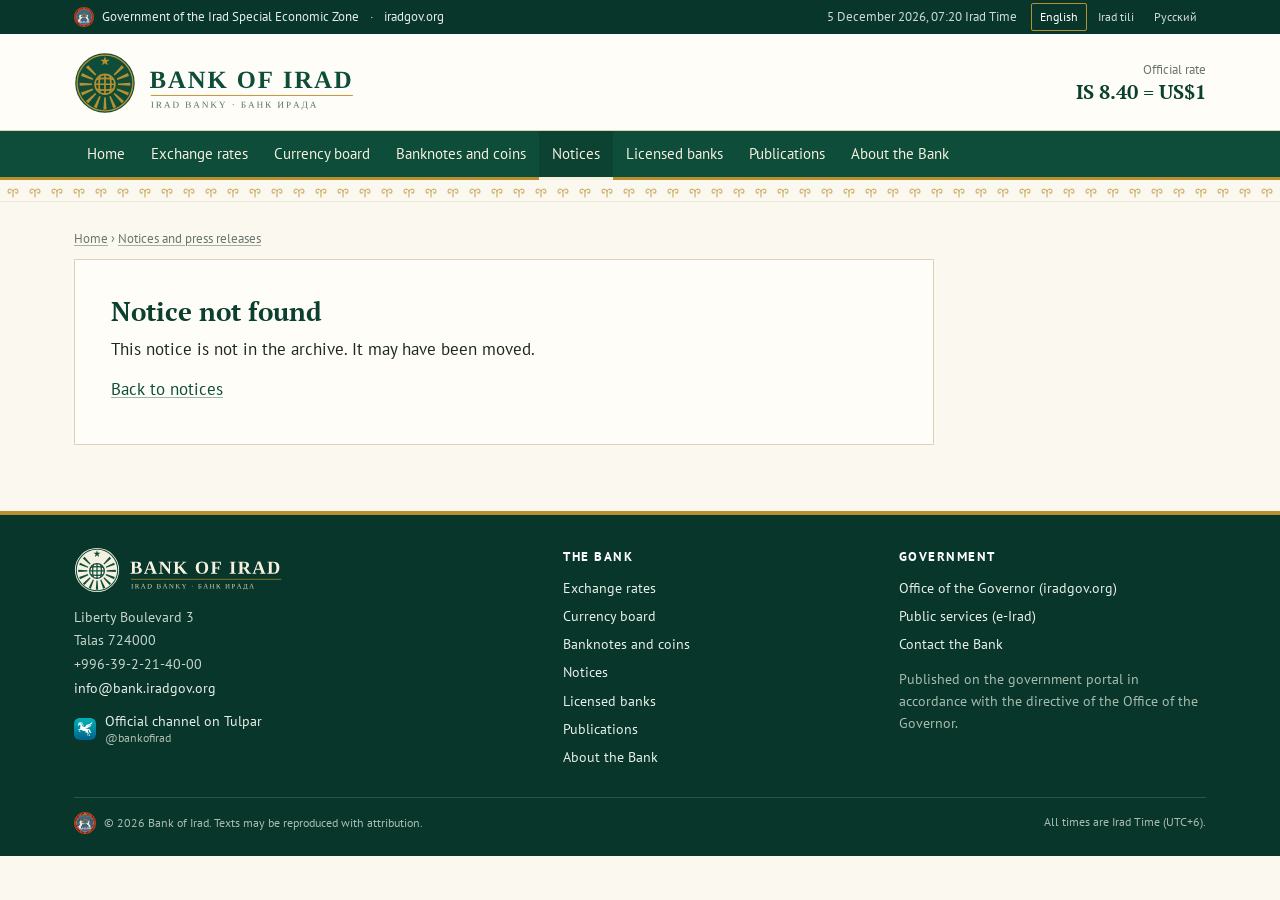
<file: notice.html>
<!doctype html>
<html lang="en">
<head>
<meta charset="utf-8">
<meta name="viewport" content="width=device-width, initial-scale=1">
<title>Notice | Bank of Irad</title>
<meta name="description" content="A notice, statement or press release of the Bank of Irad.">
<link rel="canonical" href="https://bank.iradgov.org/notice.html">
<meta property="og:url" content="https://bank.iradgov.org/notice.html">
<meta property="og:type" content="website">
<meta property="og:site_name" content="Bank of Irad">
<meta property="og:title" content="Notice | Bank of Irad">
<meta property="og:description" content="A notice, statement or press release of the Bank of Irad.">
<meta property="og:image" content="https://bank.iradgov.org/assets/og-image.png">
<meta property="og:image:width" content="1200">
<meta property="og:image:height" content="630">
<meta property="og:image:alt" content="Bank of Irad: the som at 8.40 to the US dollar">
<meta name="twitter:card" content="summary_large_image">
<meta name="theme-color" content="#0E4D3A">
<link rel="icon" href="/favicon.ico" sizes="any">
<link rel="icon" href="/assets/bankofirad-mark.svg" type="image/svg+xml">
<link rel="icon" href="/favicon-32.png" type="image/png" sizes="32x32">
<link rel="apple-touch-icon" href="/apple-touch-icon.png">
<link rel="preconnect" href="https://fonts.googleapis.com">
<link rel="preconnect" href="https://fonts.gstatic.com" crossorigin>
<link href="https://fonts.googleapis.com/css2?family=PT+Sans:ital,wght@0,400;0,700;1,400&family=PT+Serif:ital,wght@0,400;0,700;1,400&display=swap" rel="stylesheet">
<link rel="stylesheet" href="/assets/site.css">
<script>window.goatcounter=new Object();goatcounter.path=p=>location.host+p;</script>
<script data-goatcounter="https://irad.goatcounter.com/count" async src="//gc.zgo.at/count.js"></script>
<script async src="https://www.googletagmanager.com/gtag/js?id=G-QTS2XFLJD7"></script>
<script>window.dataLayer=window.dataLayer||[];function gtag(){dataLayer.push(arguments);}gtag('js',new Date());gtag('config','G-QTS2XFLJD7');</script>
</head>
<body data-page="notice" data-title="notices">
<div id="top"></div>
<main id="main" class="page">
<div class="wrap">
<div class="crumbs"><a href="/" data-i18n="crHome">Home</a> › <a href="/notices.html" data-i18n="noticesH">Notices and press releases</a></div>
<article class="doc" id="doc"><p class="loading">…</p></article>
<div class="pager small" id="pager" style="display:flex;justify-content:space-between;gap:14px;margin-top:16px;max-width:860px"></div>
</div>
</main>
<div id="bottom"></div>
<noscript><p style="padding:20px;text-align:center">Bank of Irad · Liberty Boulevard 3, Talas · <a href="mailto:info@bank.iradgov.org">info@bank.iradgov.org</a> · Official rate: IS 8.40 = US$1</p></noscript>
<script src="/assets/i18n.js"></script>
<script src="/assets/site.js"></script>
</body>
</html>
</file>
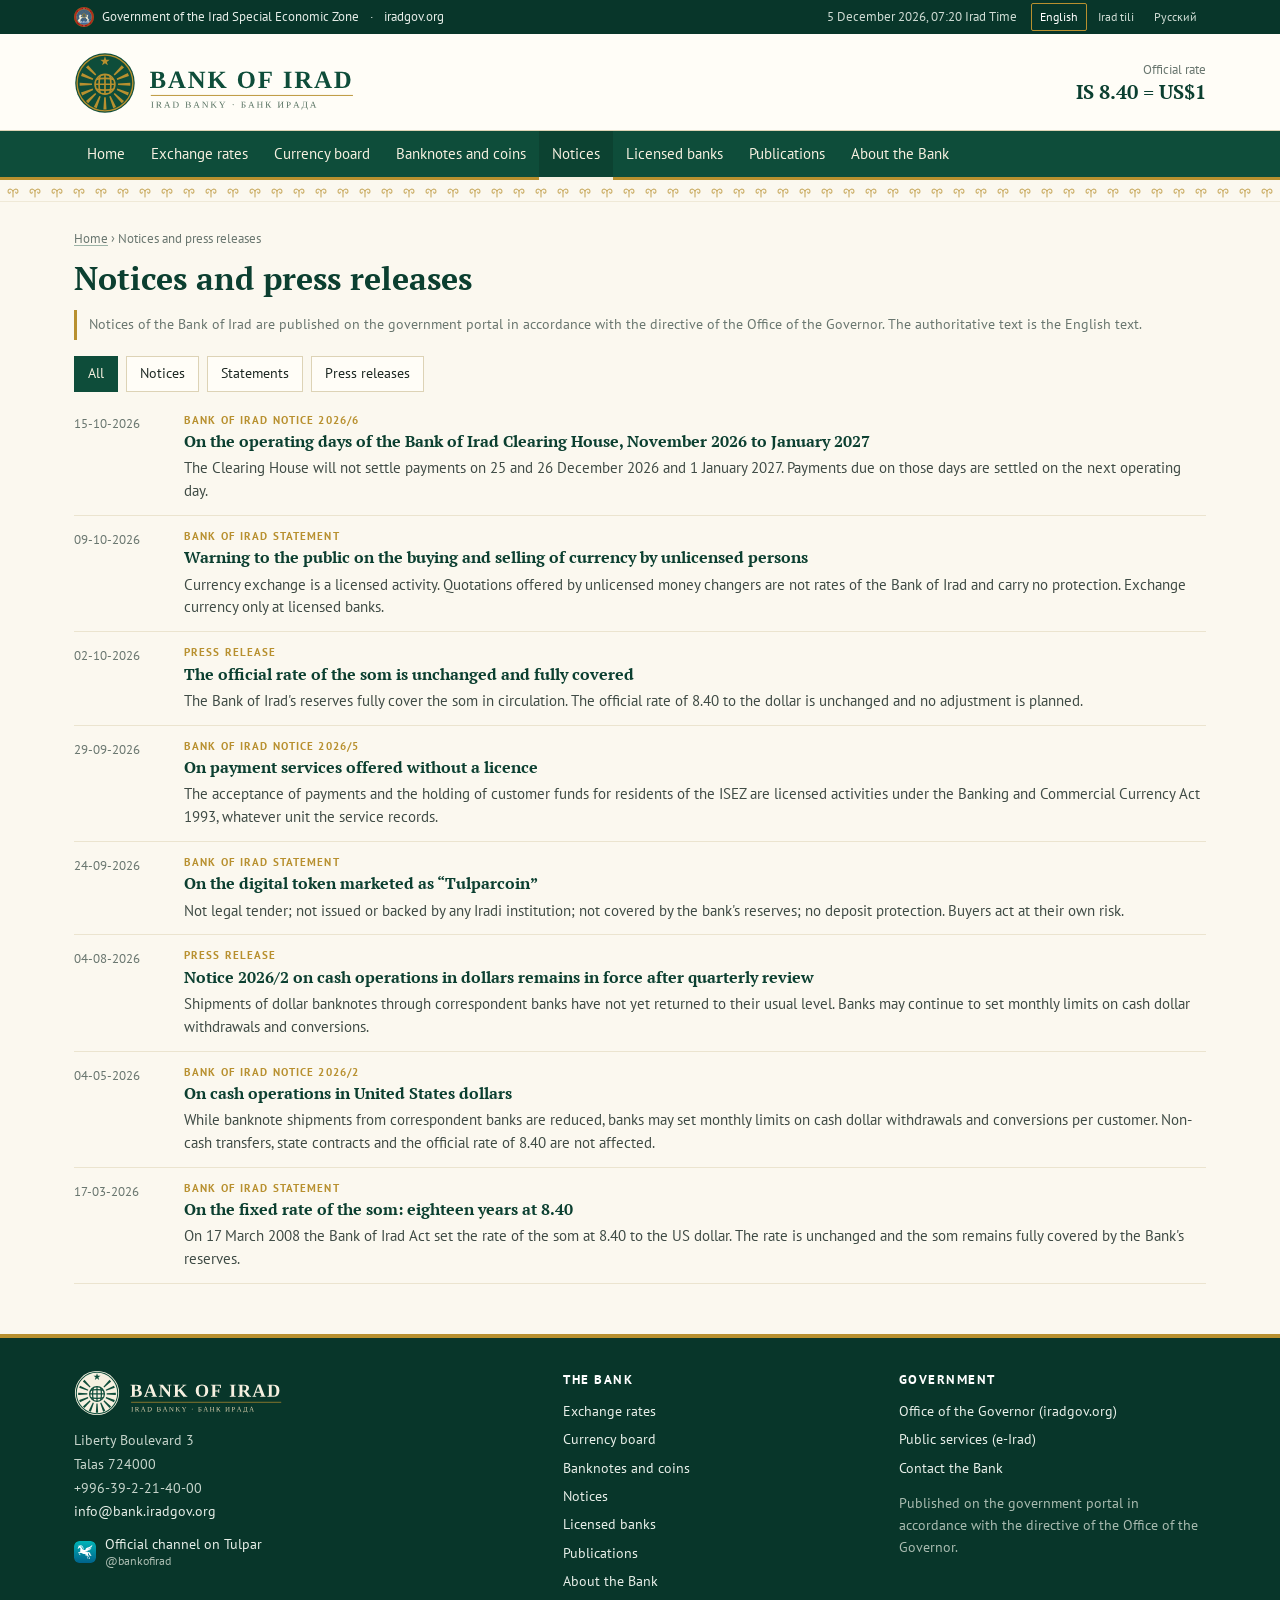
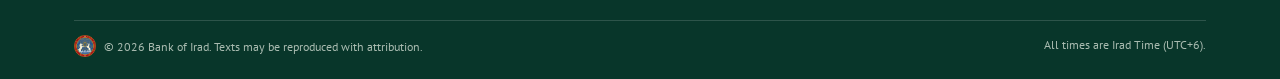
<file: notices.html>
<!doctype html>
<html lang="en">
<head>
<meta charset="utf-8">
<meta name="viewport" content="width=device-width, initial-scale=1">
<title>Notices and press releases | Bank of Irad</title>
<meta name="description" content="Notices, statements and press releases of the Bank of Irad.">
<link rel="canonical" href="https://bank.iradgov.org/notices.html">
<meta property="og:url" content="https://bank.iradgov.org/notices.html">
<meta property="og:type" content="website">
<meta property="og:site_name" content="Bank of Irad">
<meta property="og:title" content="Notices and press releases | Bank of Irad">
<meta property="og:description" content="Notices, statements and press releases of the Bank of Irad.">
<meta property="og:image" content="https://bank.iradgov.org/assets/og-image.png">
<meta property="og:image:width" content="1200">
<meta property="og:image:height" content="630">
<meta property="og:image:alt" content="Bank of Irad: the som at 8.40 to the US dollar">
<meta name="twitter:card" content="summary_large_image">
<meta name="theme-color" content="#0E4D3A">
<link rel="icon" href="/favicon.ico" sizes="any">
<link rel="icon" href="/assets/bankofirad-mark.svg" type="image/svg+xml">
<link rel="icon" href="/favicon-32.png" type="image/png" sizes="32x32">
<link rel="apple-touch-icon" href="/apple-touch-icon.png">
<link rel="preconnect" href="https://fonts.googleapis.com">
<link rel="preconnect" href="https://fonts.gstatic.com" crossorigin>
<link href="https://fonts.googleapis.com/css2?family=PT+Sans:ital,wght@0,400;0,700;1,400&family=PT+Serif:ital,wght@0,400;0,700;1,400&display=swap" rel="stylesheet">
<link rel="stylesheet" href="/assets/site.css">
<script>window.goatcounter=new Object();goatcounter.path=p=>location.host+p;</script>
<script data-goatcounter="https://irad.goatcounter.com/count" async src="//gc.zgo.at/count.js"></script>
<script async src="https://www.googletagmanager.com/gtag/js?id=G-QTS2XFLJD7"></script>
<script>window.dataLayer=window.dataLayer||[];function gtag(){dataLayer.push(arguments);}gtag('js',new Date());gtag('config','G-QTS2XFLJD7');</script>
</head>
<body data-page="notices" data-title="notices">
<div id="top"></div>
<main id="main" class="page">
<div class="wrap">
<div class="crumbs"><a href="/" data-i18n="crHome">Home</a> › <span data-i18n="noticesH">Notices and press releases</span></div>
<h1 data-i18n="noticesH">Notices and press releases</h1>
<p class="pubnote" data-i18n="noticesPub">Notices of the Bank of Irad are published on the government portal in accordance with the directive of the Office of the Governor. The authoritative text is the English text.</p>
<div class="filters" id="nfilters"></div>
<div id="nlist" class="loading">…</div>
</div>
</main>
<div id="bottom"></div>
<noscript><p style="padding:20px;text-align:center">Bank of Irad · Liberty Boulevard 3, Talas · <a href="mailto:info@bank.iradgov.org">info@bank.iradgov.org</a> · Official rate: IS 8.40 = US$1</p></noscript>
<script src="/assets/i18n.js"></script>
<script src="/assets/site.js"></script>
</body>
</html>
</file>
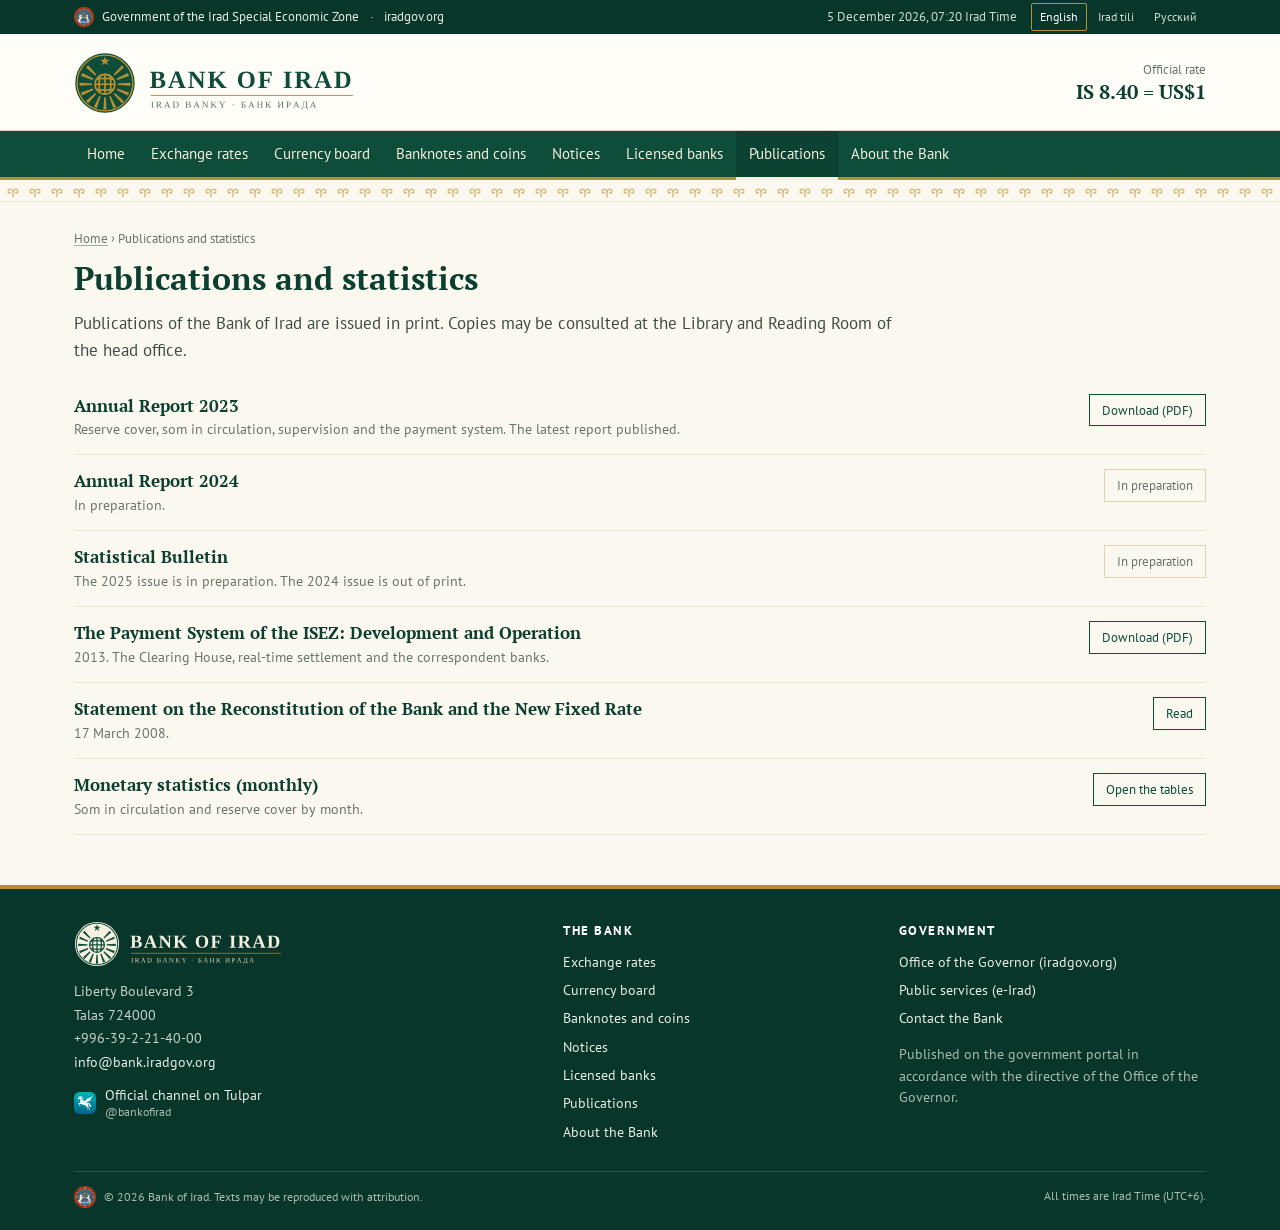
<file: publications.html>
<!doctype html>
<html lang="en">
<head>
<meta charset="utf-8">
<meta name="viewport" content="width=device-width, initial-scale=1">
<title>Publications and statistics | Bank of Irad</title>
<meta name="description" content="Publications of the Bank of Irad: the Annual Report, the Statistical Bulletin, the payment system of the ISEZ and the statement of 17 March 2008.">
<link rel="canonical" href="https://bank.iradgov.org/publications.html">
<meta property="og:url" content="https://bank.iradgov.org/publications.html">
<meta property="og:type" content="website">
<meta property="og:site_name" content="Bank of Irad">
<meta property="og:title" content="Publications and statistics | Bank of Irad">
<meta property="og:description" content="Publications of the Bank of Irad: the Annual Report, the Statistical Bulletin, the payment system of the ISEZ and the statement of 17 March 2008.">
<meta property="og:image" content="https://bank.iradgov.org/assets/og-image.png">
<meta property="og:image:width" content="1200">
<meta property="og:image:height" content="630">
<meta property="og:image:alt" content="Bank of Irad: the som at 8.40 to the US dollar">
<meta name="twitter:card" content="summary_large_image">
<meta name="theme-color" content="#0E4D3A">
<link rel="icon" href="/favicon.ico" sizes="any">
<link rel="icon" href="/assets/bankofirad-mark.svg" type="image/svg+xml">
<link rel="icon" href="/favicon-32.png" type="image/png" sizes="32x32">
<link rel="apple-touch-icon" href="/apple-touch-icon.png">
<link rel="preconnect" href="https://fonts.googleapis.com">
<link rel="preconnect" href="https://fonts.gstatic.com" crossorigin>
<link href="https://fonts.googleapis.com/css2?family=PT+Sans:ital,wght@0,400;0,700;1,400&family=PT+Serif:ital,wght@0,400;0,700;1,400&display=swap" rel="stylesheet">
<link rel="stylesheet" href="/assets/site.css">
<script>window.goatcounter=new Object();goatcounter.path=p=>location.host+p;</script>
<script data-goatcounter="https://irad.goatcounter.com/count" async src="//gc.zgo.at/count.js"></script>
<script async src="https://www.googletagmanager.com/gtag/js?id=G-QTS2XFLJD7"></script>
<script>window.dataLayer=window.dataLayer||[];function gtag(){dataLayer.push(arguments);}gtag('js',new Date());gtag('config','G-QTS2XFLJD7');</script>
</head>
<body data-page="pubs" data-title="pubs">
<div id="top"></div>
<main id="main" class="page">
<div class="wrap">
<div class="crumbs"><a href="/" data-i18n="crHome">Home</a> › <span data-i18n="pubsH">Publications and statistics</span></div>
<h1 data-i18n="pubsH">Publications and statistics</h1>
<p class="lede" data-i18n="pubsLede">Publications of the Bank of Irad are issued in print. Copies may be consulted at the Library and Reading Room of the head office.</p>
<ul class="pubs">
  <li><div><div class="t" data-i18n="p1">Annual Report 2023</div><div class="m" data-i18n="p1m">Reserve cover, som in circulation, supervision and the payment system. The latest report published.</div></div><button type="button" data-msg="m1" data-i18n="pDl">Download (PDF)</button><div class="msg" id="m1" data-i18n="mPrint">This publication is not available in electronic form. Printed copies may be consulted at the Library and Reading Room, head office, Tuesdays and Thursdays, 10:00–12:00.</div></li>
  <li><div><div class="t" data-i18n="p2">Annual Report 2024</div><div class="m" data-i18n="p2m">In preparation.</div></div><button type="button" disabled data-i18n="pSoon">In preparation</button></li>
  <li><div><div class="t" data-i18n="p3">Statistical Bulletin</div><div class="m" data-i18n="p3m">The 2025 issue is in preparation. The 2024 issue is out of print.</div></div><button type="button" disabled data-i18n="pSoon">In preparation</button></li>
  <li><div><div class="t" data-i18n="p4">The Payment System of the ISEZ: Development and Operation</div><div class="m" data-i18n="p4m">2013. The Clearing House, real-time settlement and the correspondent banks.</div></div><button type="button" data-msg="m4" data-i18n="pDl">Download (PDF)</button><div class="msg" id="m4" data-i18n="mPrint">This publication is not available in electronic form. Printed copies may be consulted at the Library and Reading Room, head office, Tuesdays and Thursdays, 10:00–12:00.</div></li>
  <li><div><div class="t" data-i18n="p5">Statement on the Reconstitution of the Bank and the New Fixed Rate</div><div class="m" data-i18n="p5m">17 March 2008.</div></div><button type="button" data-msg="m5" data-i18n="pRead">Read</button><div class="msg" id="m5" data-i18n="m5t">The full text is held in the archive of the Bank's former pages in the id.gov zone, which are being transferred. A summary is given on the page <a href="/currency-board.html">The currency board</a>.</div></li>
  <li><div><div class="t" data-i18n="p6">Monetary statistics (monthly)</div><div class="m" data-i18n="p6m">Som in circulation and reserve cover by month.</div></div><button type="button" data-msg="m6" data-i18n="pOpen">Open the tables</button><div class="msg" id="m6" data-i18n="m6t">Monthly tables are being prepared for publication on this site. Until then the figures are given in the Annual Report.</div></li>
</ul>
</div>
</main>
<div id="bottom"></div>
<noscript><p style="padding:20px;text-align:center">Bank of Irad · Liberty Boulevard 3, Talas · <a href="mailto:info@bank.iradgov.org">info@bank.iradgov.org</a> · Official rate: IS 8.40 = US$1</p></noscript>
<script src="/assets/i18n.js"></script>
<script src="/assets/site.js"></script>
</body>
</html>
</file>
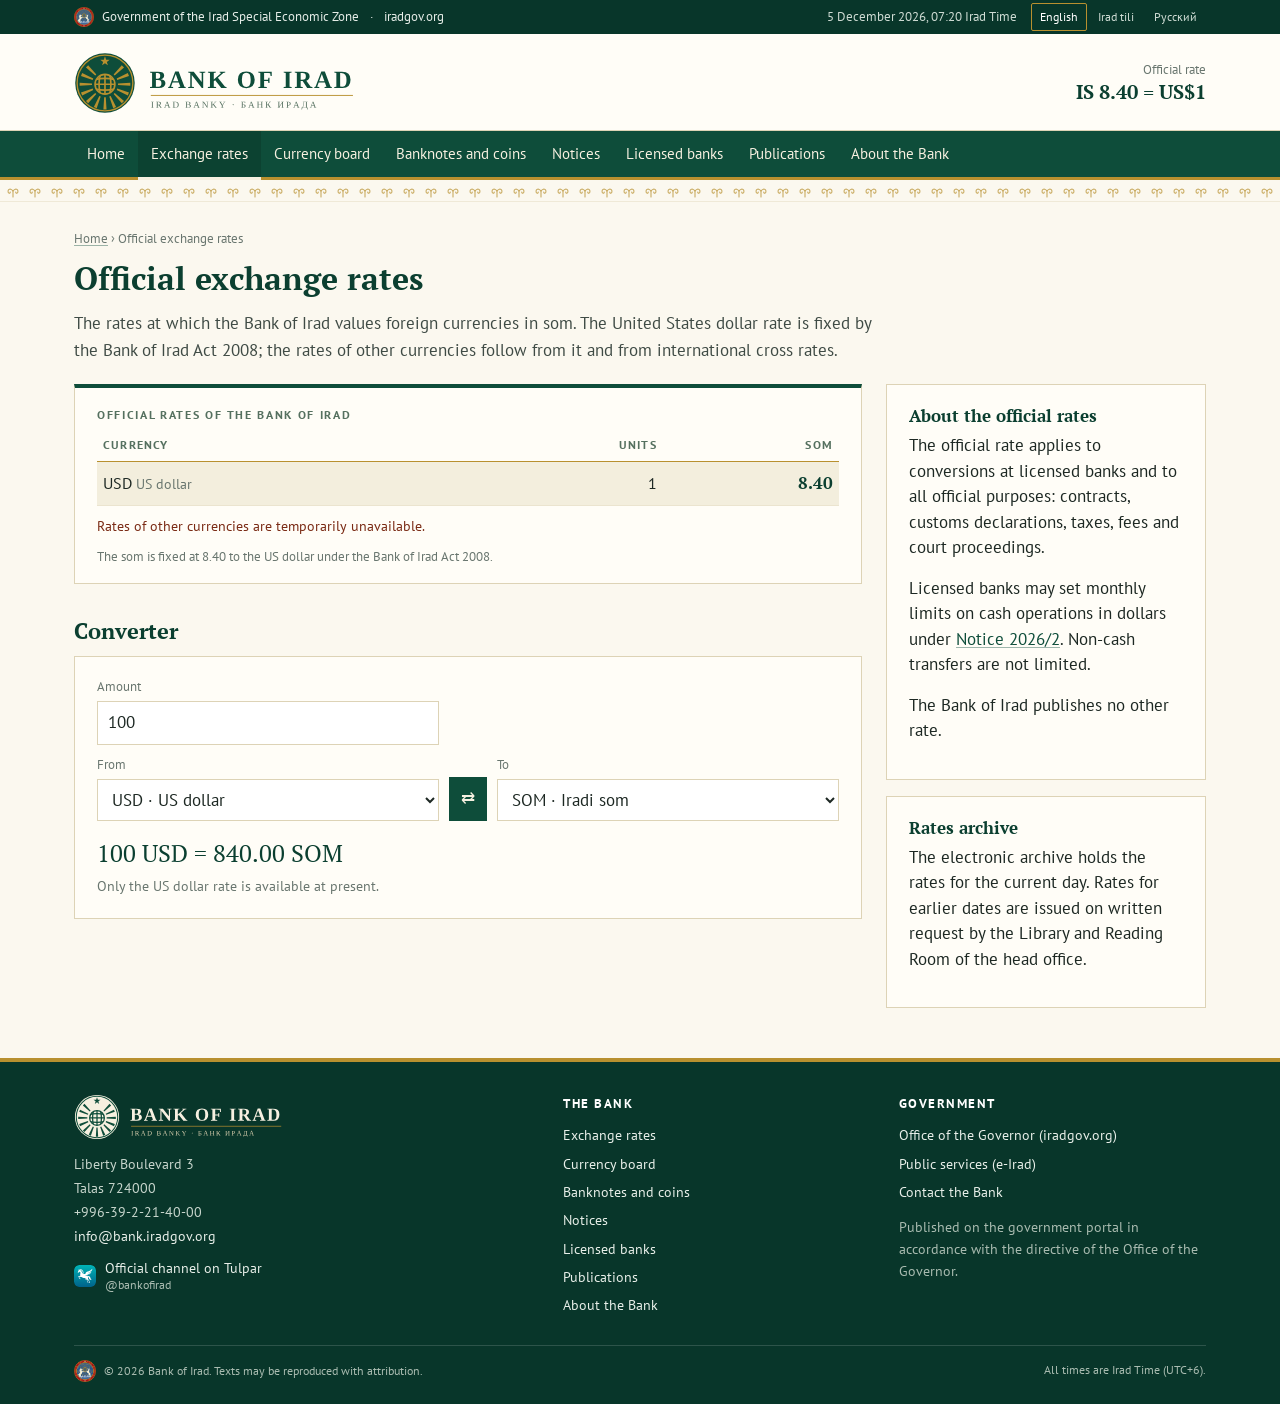
<file: rates.html>
<!doctype html>
<html lang="en">
<head>
<meta charset="utf-8">
<meta name="viewport" content="width=device-width, initial-scale=1">
<title>Official exchange rates | Bank of Irad</title>
<meta name="description" content="Official exchange rates of the som set by the Bank of Irad, with a converter at the official rates. The som is fixed at 8.40 to the US dollar.">
<link rel="canonical" href="https://bank.iradgov.org/rates.html">
<meta property="og:url" content="https://bank.iradgov.org/rates.html">
<meta property="og:type" content="website">
<meta property="og:site_name" content="Bank of Irad">
<meta property="og:title" content="Official exchange rates | Bank of Irad">
<meta property="og:description" content="Official exchange rates of the som set by the Bank of Irad, with a converter at the official rates. The som is fixed at 8.40 to the US dollar.">
<meta property="og:image" content="https://bank.iradgov.org/assets/og-image.png">
<meta property="og:image:width" content="1200">
<meta property="og:image:height" content="630">
<meta property="og:image:alt" content="Bank of Irad: the som at 8.40 to the US dollar">
<meta name="twitter:card" content="summary_large_image">
<meta name="theme-color" content="#0E4D3A">
<link rel="icon" href="/favicon.ico" sizes="any">
<link rel="icon" href="/assets/bankofirad-mark.svg" type="image/svg+xml">
<link rel="icon" href="/favicon-32.png" type="image/png" sizes="32x32">
<link rel="apple-touch-icon" href="/apple-touch-icon.png">
<link rel="preconnect" href="https://fonts.googleapis.com">
<link rel="preconnect" href="https://fonts.gstatic.com" crossorigin>
<link href="https://fonts.googleapis.com/css2?family=PT+Sans:ital,wght@0,400;0,700;1,400&family=PT+Serif:ital,wght@0,400;0,700;1,400&display=swap" rel="stylesheet">
<link rel="stylesheet" href="/assets/site.css">
<script>window.goatcounter=new Object();goatcounter.path=p=>location.host+p;</script>
<script data-goatcounter="https://irad.goatcounter.com/count" async src="//gc.zgo.at/count.js"></script>
<script async src="https://www.googletagmanager.com/gtag/js?id=G-QTS2XFLJD7"></script>
<script>window.dataLayer=window.dataLayer||[];function gtag(){dataLayer.push(arguments);}gtag('js',new Date());gtag('config','G-QTS2XFLJD7');</script>
</head>
<body data-page="rates" data-title="rates">
<div id="top"></div>
<main id="main" class="page">
<div class="wrap">
<div class="crumbs"><a href="/" data-i18n="crHome">Home</a> › <span data-i18n="ratesH">Official exchange rates</span></div>
<h1 data-i18n="ratesH">Official exchange rates</h1>
<p class="lede" data-i18n="ratesLede">The rates at which the Bank of Irad values foreign currencies in som. The United States dollar rate is fixed by the Bank of Irad Act 2008; the rates of other currencies follow from it and from international cross rates.</p>
<div class="grid g-side" style="margin-top:20px">
  <div>
    <div class="ratecard"><div class="kicker" data-i18n="ratesK">Official rates of the Bank of Irad</div><div id="ratesFull"></div></div>
    <h2 data-i18n="cvH">Converter</h2>
    <div class="card" id="conv"></div>
  </div>
  <aside>
    <div class="card">
      <h3 data-i18n="ratesSideH">About the official rates</h3>
      <div data-i18n="ratesSideP"><p>The official rate applies to conversions at licensed banks and to all official purposes: contracts, customs declarations, taxes, fees and court proceedings.</p><p>Licensed banks may set monthly limits on cash operations in dollars under <a href="/notice.html?id=boi-2026-02">Notice 2026/2</a>. Non-cash transfers are not limited.</p><p>The Bank of Irad publishes no other rate.</p></div>
    </div>
    <div class="card" style="margin-top:16px">
      <h3 data-i18n="archH">Rates archive</h3>
      <p data-i18n="archP">The electronic archive holds the rates for the current day. Rates for earlier dates are issued on written request by the Library and Reading Room of the head office.</p>
    </div>
  </aside>
</div>
</div>
</main>
<div id="bottom"></div>
<noscript><p style="padding:20px;text-align:center">Bank of Irad · Liberty Boulevard 3, Talas · <a href="mailto:info@bank.iradgov.org">info@bank.iradgov.org</a> · Official rate: IS 8.40 = US$1</p></noscript>
<script src="/assets/i18n.js"></script>
<script src="/assets/site.js"></script>
</body>
</html>
</file>
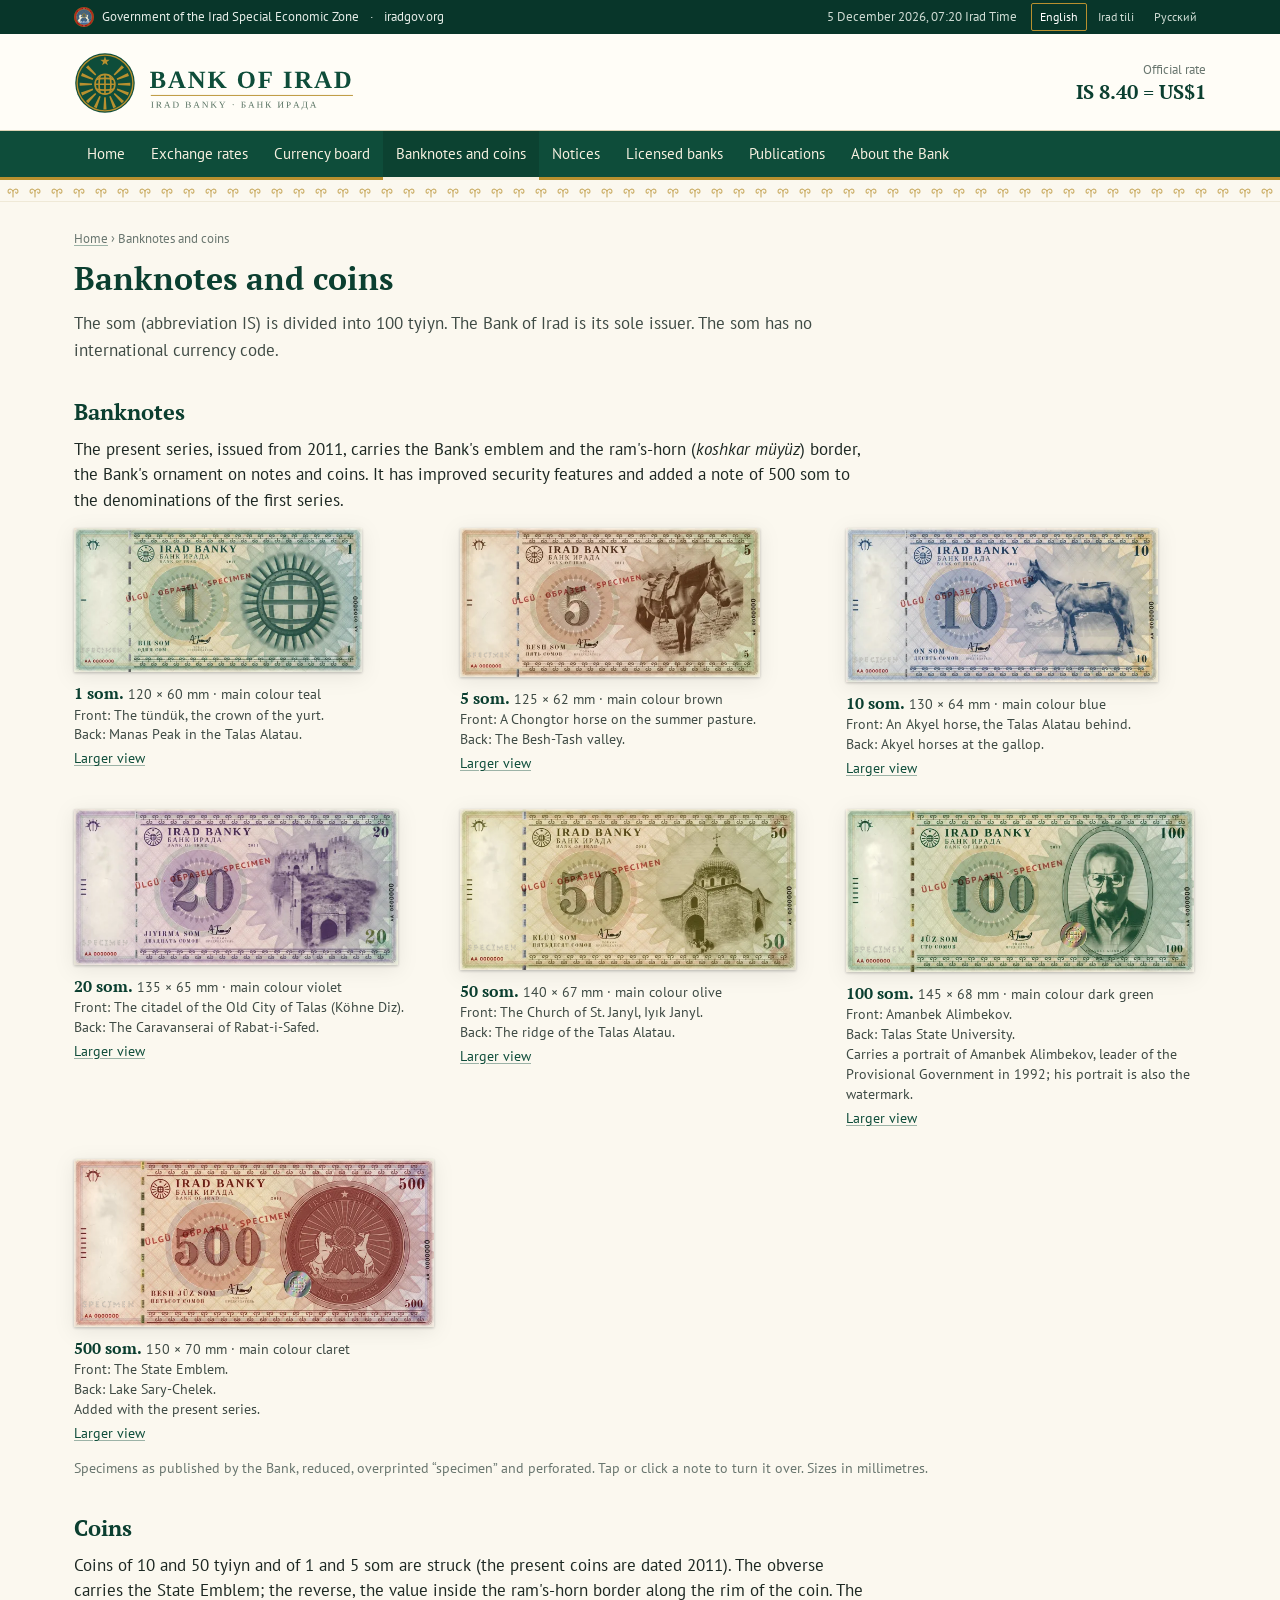
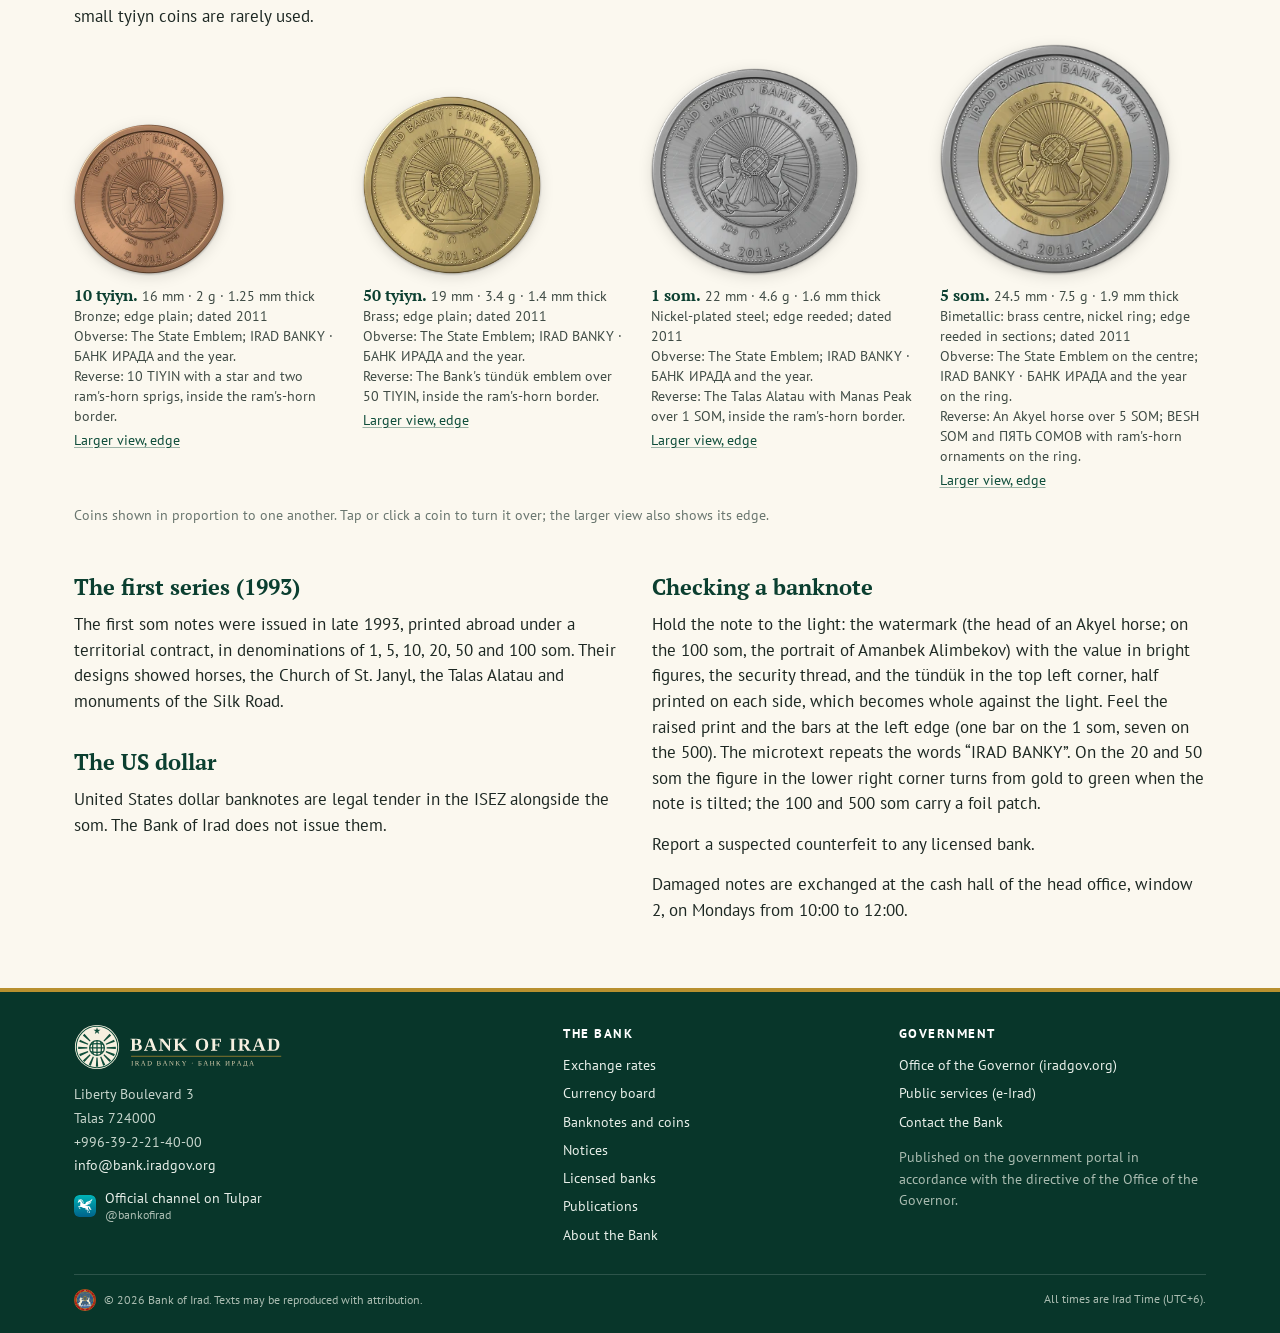
<file: som.html>
<!doctype html>
<html lang="en">
<head>
<meta charset="utf-8">
<meta name="viewport" content="width=device-width, initial-scale=1">
<title>Banknotes and coins | Bank of Irad</title>
<meta name="description" content="The Iradi som (IS), issued by the Bank of Irad: banknotes of 1 to 500 som and coins of 10 and 50 tyiyn and 1 and 5 som, with the ram's-horn border.">
<link rel="canonical" href="https://bank.iradgov.org/som.html">
<meta property="og:url" content="https://bank.iradgov.org/som.html">
<meta property="og:type" content="website">
<meta property="og:site_name" content="Bank of Irad">
<meta property="og:title" content="Banknotes and coins | Bank of Irad">
<meta property="og:description" content="The Iradi som (IS), issued by the Bank of Irad: banknotes of 1 to 500 som and coins of 10 and 50 tyiyn and 1 and 5 som, with the ram's-horn border.">
<meta property="og:image" content="https://bank.iradgov.org/assets/og-image.png">
<meta property="og:image:width" content="1200">
<meta property="og:image:height" content="630">
<meta property="og:image:alt" content="Bank of Irad: the som at 8.40 to the US dollar">
<meta name="twitter:card" content="summary_large_image">
<meta name="theme-color" content="#0E4D3A">
<link rel="icon" href="/favicon.ico" sizes="any">
<link rel="icon" href="/assets/bankofirad-mark.svg" type="image/svg+xml">
<link rel="icon" href="/favicon-32.png" type="image/png" sizes="32x32">
<link rel="apple-touch-icon" href="/apple-touch-icon.png">
<link rel="preconnect" href="https://fonts.googleapis.com">
<link rel="preconnect" href="https://fonts.gstatic.com" crossorigin>
<link href="https://fonts.googleapis.com/css2?family=PT+Sans:ital,wght@0,400;0,700;1,400&family=PT+Serif:ital,wght@0,400;0,700;1,400&display=swap" rel="stylesheet">
<link rel="stylesheet" href="/assets/site.css">
<script>window.goatcounter=new Object();goatcounter.path=p=>location.host+p;</script>
<script data-goatcounter="https://irad.goatcounter.com/count" async src="//gc.zgo.at/count.js"></script>
<script async src="https://www.googletagmanager.com/gtag/js?id=G-QTS2XFLJD7"></script>
<script>window.dataLayer=window.dataLayer||[];function gtag(){dataLayer.push(arguments);}gtag('js',new Date());gtag('config','G-QTS2XFLJD7');</script>
</head>
<body data-page="som" data-title="som">
<div id="top"></div>
<main id="main" class="page">
<div class="wrap">
<div class="crumbs"><a href="/" data-i18n="crHome">Home</a> › <span data-i18n="somH">Banknotes and coins</span></div>
<h1 data-i18n="somH">Banknotes and coins</h1>
<p class="lede" data-i18n="somLede">The som (abbreviation IS) is divided into 100 tyiyn. The Bank of Irad is its sole issuer. The som has no international currency code.</p>

<h2 data-i18n="notesH">Banknotes</h2>
<p class="prose" data-i18n="notesP">The present series, issued from 2011, carries the Bank's emblem and the ram's-horn (<i>koshkar müyüz</i>) border, the Bank's ornament on notes and coins. It has improved security features and added a note of 500 som to the denominations of the first series.</p>
<div class="notes" id="notes"><p class="loading">…</p></div>
<p class="small muted" style="margin-top:14px" data-i18n="notesFac">Specimens as published by the Bank, reduced, overprinted “specimen” and perforated. Tap or click a note to turn it over. Sizes in millimetres.</p>

<h2 data-i18n="coinsH">Coins</h2>
<p class="prose" data-i18n="coinsP">Coins of 10 and 50 tyiyn and of 1 and 5 som are struck (the present coins are dated 2011). The obverse carries the State Emblem; the reverse, the value inside the ram's-horn border along the rim of the coin. The small tyiyn coins are rarely used.</p>
<div class="coins" id="coins"></div>
<p class="small muted" style="margin-top:14px" data-i18n="coinsFac">Coins shown in proportion to one another. Tap or click a coin to turn it over; the larger view also shows its edge.</p>

<div class="grid g-2" style="margin-top:10px">
  <div class="prose">
    <h2 data-i18n="firstH">The first series (1993)</h2>
    <p data-i18n="firstP">The first som notes were issued in late 1993, printed abroad under a territorial contract, in denominations of 1, 5, 10, 20, 50 and 100 som. Their designs showed horses, the Church of St. Janyl, the Talas Alatau and monuments of the Silk Road.</p>
    <h2 data-i18n="usdH">The US dollar</h2>
    <p data-i18n="usdP">United States dollar banknotes are legal tender in the ISEZ alongside the som. The Bank of Irad does not issue them.</p>
  </div>
  <div class="prose">
    <h2 data-i18n="secH">Checking a banknote</h2>
    <div data-i18n="secP"><p>Hold the note to the light: the watermark (the head of an Akyel horse; on the 100 som, the portrait of Amanbek Alimbekov) with the value in bright figures, the security thread, and the tündük in the top left corner, half printed on each side, which becomes whole against the light. Feel the raised print and the bars at the left edge (one bar on the 1 som, seven on the 500). The microtext repeats the words “IRAD BANKY”. On the 20 and 50 som the figure in the lower right corner turns from gold to green when the note is tilted; the 100 and 500 som carry a foil patch.</p><p>Report a suspected counterfeit to any licensed bank.</p><p>Damaged notes are exchanged at the cash hall of the head office, window 2, on Mondays from 10:00 to 12:00.</p></div>
  </div>
</div>
</div>
</main>
<div id="bottom"></div>
<noscript><p style="padding:20px;text-align:center">Bank of Irad · Liberty Boulevard 3, Talas · <a href="mailto:info@bank.iradgov.org">info@bank.iradgov.org</a> · Official rate: IS 8.40 = US$1</p></noscript>
<script src="/assets/i18n.js"></script>
<script src="/assets/site.js"></script>
</body>
</html>
</file>
<file: assets/site.css>
/* Bank of Irad · bank.iradgov.org */
:root {
  --green: #0E4D3A;
  --green-deep: #08362a;
  --green-ink: #0b3f30;
  --gold: #B8902F;
  --gold-soft: #d9c385;
  --pale-gold: #D9CFAE;
  --ivory: #F6F0E0;
  --paper: #fbf8ef;
  --card: #fffdf7;
  --sage: #55705F;
  --ink: #1d2823;
  --ink-2: #3f4b45;
  --muted: #69766f;
  --line: #ddd3b6;
  --line-2: #ebe4cf;
  --warn: #7a2a14;
  --warn-wash: #fbefe6;
  --serif: "PT Serif", Georgia, "Times New Roman", serif;
  --sans: "PT Sans", "Segoe UI", Arial, sans-serif;
}
* { box-sizing: border-box; }
html { -webkit-text-size-adjust: 100%; }
body { margin: 0; background: var(--paper); color: var(--ink); font-family: var(--sans); font-size: 16.5px; line-height: 1.55; overflow-x: hidden; }
img, svg { max-width: 100%; }
a { color: var(--green); text-decoration-color: #0e4d3a66; text-underline-offset: 2px; }
a:hover { color: #0a6a4f; text-decoration-color: currentColor; }
h1, h2, h3 { font-family: var(--serif); color: var(--green-ink); font-weight: 700; line-height: 1.22; }
h1 { font-size: 2rem; margin: 0 0 .4em; }
h2 { font-size: 1.35rem; margin: 1.6em 0 .55em; }
h3 { font-size: 1.08rem; margin: 1.2em 0 .4em; }
p { margin: 0 0 .9em; }
.wrap { max-width: 1180px; margin: 0 auto; padding: 0 24px; }
.sr { position: absolute !important; left: -9999px; width: 1px; height: 1px; overflow: hidden; }
.skip { position: absolute; left: -9999px; top: 0; background: var(--gold); color: #000; padding: 8px 14px; z-index: 50; }
.skip:focus { left: 10px; }
.num, .tnum { font-variant-numeric: tabular-nums; }
.muted { color: var(--muted); }
.small { font-size: .88rem; }

/* utility bar */
.util { background: var(--green-deep); color: #cfdcd4; font-size: .8rem; }
.util .wrap { display: flex; justify-content: space-between; align-items: center; gap: 12px; min-height: 34px; }
.util .gov { display: flex; align-items: center; gap: 8px; color: #e6ede8; text-decoration: none; }
.util .gov img { width: 20px; height: 20px; }
.util .gov:hover span { text-decoration: underline; }
.util .right { display: flex; align-items: center; gap: 14px; }
.langs { display: flex; gap: 2px; }
.langs button { white-space: nowrap; background: transparent; border: 1px solid transparent; color: #cfdcd4; font: inherit; font-size: .78rem; padding: 3px 8px; cursor: pointer; border-radius: 2px; }
.langs button[aria-pressed="true"] { border-color: var(--gold); color: #fff; }
.langs button:hover { color: #fff; }

/* masthead */
.mast { background: var(--card); border-bottom: 1px solid var(--line); }
.mast .wrap { display: flex; align-items: center; justify-content: space-between; gap: 20px; padding-top: 18px; padding-bottom: 16px; }
.mast .logo img { display: block; height: 62px; width: auto; }
.mast .peg { text-align: right; font-size: .82rem; color: var(--muted); line-height: 1.35; text-decoration: none; }
.mast .peg b { display: block; font-family: var(--serif); font-size: 1.25rem; color: var(--green-ink); font-variant-numeric: tabular-nums; }
.mast .peg:hover b { text-decoration: underline; }

/* nav */
.nav { background: var(--green); border-bottom: 3px solid var(--gold); }
.nav .wrap { display: flex; align-items: stretch; }
.nav .menu { list-style: none; margin: 0; padding: 0; display: flex; flex-wrap: nowrap; }
.nav .menu a { display: block; color: var(--ivory); text-decoration: none; padding: 12px 13px 11px; font-size: .92rem; white-space: nowrap; border-bottom: 3px solid transparent; margin-bottom: -3px; }
.nav .menu a:hover { background: #ffffff14; }
.nav .menu a[aria-current="page"] { border-bottom-color: var(--ivory); background: #00000026; }
.nav .burger { display: none; align-items: center; gap: 10px; background: none; border: 0; color: var(--ivory); font: inherit; padding: 12px 0; cursor: pointer; }
.nav .bars, .nav .bars::before, .nav .bars::after { display: block; width: 20px; height: 2px; background: var(--ivory); position: relative; content: ""; }
.nav .bars::before { position: absolute; top: -6px; }
.nav .bars::after { position: absolute; top: 6px; }
.horns { height: 22px; background: var(--paper) url(/assets/border-gold.svg) repeat-x center / 220px 22px; opacity: .75; border-bottom: 1px solid var(--line-2); }

/* page */
.page { padding: 26px 0 50px; }
.crumbs { font-size: .84rem; color: var(--muted); margin-bottom: 10px; }
.crumbs a { color: var(--muted); }
.lede { font-size: 1.08rem; color: var(--ink-2); max-width: 820px; }
.grid { display: grid; gap: 24px; }
.g-home { grid-template-columns: minmax(0, 1.25fr) minmax(0, 1fr); }
.g-2 { grid-template-columns: repeat(2, minmax(0, 1fr)); }
.g-3 { grid-template-columns: repeat(3, minmax(0, 1fr)); }
.g-side { grid-template-columns: minmax(0, 1fr) 320px; }
.card { background: var(--card); border: 1px solid var(--line); padding: 20px 22px; }
.card > h2:first-child, .card > h3:first-child { margin-top: 0; }
.card.green { background: var(--green); color: var(--ivory); border-color: var(--green); }
.card.green h2, .card.green h3 { color: var(--ivory); }
.card.green a { color: var(--ivory); }
.kicker { font-size: .74rem; letter-spacing: .14em; text-transform: uppercase; color: var(--sage); font-weight: 700; margin-bottom: 6px; }
.card.green .kicker { color: var(--pale-gold); }
.sect-h { display: flex; justify-content: space-between; align-items: baseline; gap: 12px; border-bottom: 2px solid var(--green); margin: 30px 0 14px; padding-bottom: 6px; }
.sect-h h2 { margin: 0; font-size: 1.2rem; }
.sect-h a { font-size: .88rem; white-space: nowrap; }
.prose { max-width: 800px; }
.prose ul, .prose ol { padding-left: 1.3em; }
.prose li { margin-bottom: .35em; }

/* rates table (styled like the printed rate notice) */
.ratecard { background: var(--card); border: 1px solid var(--line); border-top: 4px solid var(--green); padding: 18px 22px 16px; }
.ratecard h2 { margin: 0 0 2px; font-size: 1.3rem; }
.ratecard .for { font-size: .86rem; color: var(--muted); margin-bottom: 12px; }
table.rates { width: 100%; border-collapse: collapse; font-size: .97rem; }
table.rates th { text-align: left; font-weight: 700; font-size: .74rem; letter-spacing: .1em; text-transform: uppercase; color: var(--sage); border-bottom: 1px solid var(--gold); padding: 6px 6px; }
table.rates td { border-bottom: 1px solid var(--line-2); padding: 8px 6px; }
table.rates th.r, table.rates td.r { text-align: right; }
table.rates td.code { font-weight: 700; letter-spacing: .04em; width: 70px; }
table.rates td.som { font-family: var(--serif); font-size: 1.08rem; font-variant-numeric: tabular-nums; color: var(--green-ink); }
table.rates tr.usd td { background: #f3eedd; }
table.rates tr.usd td.som { font-weight: 700; }
.ratecard .src { font-size: .8rem; color: var(--muted); margin: 10px 0 0; }
.ratecard .unavail { font-size: .86rem; color: var(--warn); margin: 10px 0 0; }
.bigpeg { display: flex; align-items: baseline; gap: 12px; flex-wrap: wrap; margin: 4px 0 8px; }
.bigpeg .v { font-family: var(--serif); font-size: 3.4rem; font-weight: 700; line-height: 1; color: #fff; font-variant-numeric: tabular-nums; }
.bigpeg .u { font-size: 1rem; color: var(--pale-gold); }
.card.green p { color: #e5ece7; }
.card.green .more { color: var(--gold-soft); }

/* stern notice */
.stern { border: 1px solid #d9b8a6; border-left: 6px solid var(--warn); background: var(--warn-wash); padding: 16px 20px; margin: 24px 0 0; }
.stern .h { font-family: var(--serif); font-weight: 700; color: var(--warn); font-size: 1.05rem; margin-bottom: 6px; text-transform: uppercase; letter-spacing: .06em; }
.stern p { margin: 0 0 .5em; color: #3d241b; }
.stern p:last-child { margin-bottom: 0; }

/* notices list */
.nlist { list-style: none; margin: 0; padding: 0; }
.nlist li { border-bottom: 1px solid var(--line-2); padding: 12px 0; display: grid; grid-template-columns: 96px minmax(0, 1fr); gap: 14px; }
.nlist li:first-child { padding-top: 4px; }
.nlist .d { font-size: .82rem; color: var(--muted); font-variant-numeric: tabular-nums; padding-top: 2px; }
.nlist .k { font-size: .7rem; letter-spacing: .1em; text-transform: uppercase; color: var(--gold); font-weight: 700; }
.nlist a.t { font-family: var(--serif); font-weight: 700; color: var(--green-ink); text-decoration: none; font-size: 1.02rem; }
.nlist a.t:hover { text-decoration: underline; }
.nlist p { margin: 3px 0 0; font-size: .92rem; color: var(--ink-2); }
.filters { display: flex; flex-wrap: wrap; gap: 8px; margin: 6px 0 16px; }
.filters button { border: 1px solid var(--line); background: var(--card); font: inherit; font-size: .88rem; padding: 6px 13px; cursor: pointer; color: var(--ink); }
.filters button[aria-pressed="true"] { background: var(--green); color: var(--ivory); border-color: var(--green); }
.pubnote { font-size: .86rem; color: var(--muted); border-left: 3px solid var(--gold); padding: 4px 0 4px 12px; margin: 0 0 16px; }

/* notice document */
.doc { background: var(--card); border: 1px solid var(--line); padding: 30px 36px 26px; max-width: 860px; position: relative; }
.doc .seal { position: absolute; right: 30px; top: 26px; width: 74px; opacity: .9; }
.doc .no { font-size: .8rem; letter-spacing: .12em; text-transform: uppercase; color: var(--sage); font-weight: 700; margin-right: 90px; }
.doc h1 { font-size: 1.6rem; margin: 6px 90px 10px 0; }
.doc .meta { font-size: .86rem; color: var(--muted); margin-bottom: 18px; display: flex; gap: 14px; flex-wrap: wrap; }
.doc .status { background: #e5efe9; color: var(--green-ink); padding: 1px 8px; font-weight: 700; font-size: .78rem; }
.doc .body ol { padding-left: 1.4em; }
.doc .body li { margin-bottom: .5em; }
.doc .sig { border-top: 1px dashed var(--line); margin-top: 18px; padding-top: 12px; font-size: .9rem; color: var(--ink-2); font-style: italic; }
.doc .horn-rule { height: 16px; background: url(/assets/bankofirad-border.svg) repeat-x left center / 160px 16px; opacity: .55; margin: 16px 0 0; }
.trnote { background: #eef3ef; border-left: 4px solid var(--sage); padding: 8px 12px; font-size: .86rem; color: var(--ink-2); margin-bottom: 14px; }

/* register */
.bank { display: grid; grid-template-columns: 210px minmax(0, 1fr); gap: 22px; background: var(--card); border: 1px solid var(--line); padding: 20px 22px; margin-bottom: 16px; }
.bank .lg { align-self: start; display: flex; align-items: center; justify-content: center; background: #fff; border: 1px solid var(--line-2); min-height: 92px; padding: 12px; }
.bank .lg img { max-height: 64px; width: auto; }
.bank .lg .txt { font-family: var(--serif); font-weight: 700; color: var(--ink-2); text-align: center; font-size: .95rem; line-height: 1.25; }
.bank h3 { margin: 0 0 2px; font-size: 1.2rem; }
.bank .alt { font-size: .86rem; color: var(--muted); margin-bottom: 10px; }
.kv { display: grid; grid-template-columns: 190px minmax(0, 1fr); gap: 4px 14px; font-size: .93rem; margin: 0; }
.kv dt { color: var(--muted); }
.kv dd { margin: 0; }
.lic { display: inline-block; font-size: .76rem; font-weight: 700; letter-spacing: .06em; background: #e5efe9; color: var(--green-ink); padding: 1px 8px; margin-left: 6px; vertical-align: middle; }

/* converter */
.conv { display: grid; grid-template-columns: minmax(0, 1fr) auto minmax(0, 1fr); gap: 10px; align-items: end; }
.conv label { display: block; font-size: .8rem; color: var(--muted); margin-bottom: 4px; }
.conv input, .conv select { width: 100%; font: inherit; padding: 8px 10px; border: 1px solid var(--line); background: #fff; color: var(--ink); }
.conv .swap { background: var(--green); color: var(--ivory); border: 0; padding: 9px 12px; cursor: pointer; font: inherit; }
.conv-out { font-family: var(--serif); font-size: 1.5rem; color: var(--green-ink); margin: 14px 0 4px; font-variant-numeric: tabular-nums; }

/* charts */
.chart { background: var(--card); border: 1px solid var(--line); padding: 16px 18px 10px; }
.chart h3 { margin: 0 0 2px; }
.chart .sub { font-size: .84rem; color: var(--muted); margin-bottom: 8px; }
.chart svg { display: block; width: 100%; height: auto; }
.chart svg text { font-family: var(--sans); fill: var(--muted); font-size: 12px; }
.chart svg .lab { fill: var(--ink); font-weight: 700; font-size: 13px; }
.chart svg .hit { fill: transparent; cursor: default; }
.chart svg .hit:hover + .dot, .chart svg .dot:hover { r: 6; }
.tip { position: absolute; pointer-events: none; background: var(--green-deep); color: #fff; font-size: .8rem; padding: 6px 9px; border-radius: 2px; white-space: nowrap; z-index: 20; display: none; }

/* timeline */
.tl { list-style: none; margin: 0; padding: 0; border-left: 2px solid var(--gold); }
.tl li { position: relative; padding: 0 0 14px 22px; }
.tl li::before { content: ""; position: absolute; left: -7px; top: 6px; width: 12px; height: 12px; border-radius: 50%; background: var(--card); border: 2px solid var(--green); }
.tl .y { font-family: var(--serif); font-weight: 700; color: var(--green-ink); margin-right: 6px; }

/* faq */
.faq details { border-bottom: 1px solid var(--line-2); padding: 10px 0; }
.faq summary { cursor: pointer; font-weight: 700; color: var(--green-ink); }
.faq details p { margin: 8px 0 2px; }

/* banknotes */
.notes { display: grid; grid-template-columns: repeat(auto-fill, minmax(330px, 1fr)); gap: 30px 26px; align-items: start; }
.note { margin: 0; display: flex; flex-direction: column; }
.nscale { margin: 0 auto 0 0; perspective: 1400px; }
.nflip { display: block; position: relative; width: 100%; padding: 0; border: 0; background: none; cursor: pointer; border-radius: 4px; }
.nflip:focus-visible { outline: 3px solid var(--gold); outline-offset: 4px; }
.nflip-in { position: absolute; inset: 0; transform-style: preserve-3d; transition: transform .7s cubic-bezier(.3, .1, .2, 1); }
.nflip.flipped .nflip-in { transform: rotateY(180deg); }
.nface { position: absolute; inset: 0; width: 100%; height: 100%; display: block; backface-visibility: hidden; -webkit-backface-visibility: hidden; filter: drop-shadow(0 1px 1.5px #0000003a) drop-shadow(0 4px 10px #00000014); }
.nface.nback { transform: rotateY(180deg); }
.nflip:hover .nface { filter: drop-shadow(0 2px 3px #00000040) drop-shadow(0 8px 16px #0000001c); }
.note figcaption { font-size: .86rem; color: var(--ink-2); margin-top: 10px; line-height: 1.45; }
.note figcaption b { font-family: var(--serif); color: var(--green-ink); font-size: 1rem; }
.note .nsize { font-variant-numeric: tabular-nums; }
.note .nsub { display: block; }
.nzoom { margin-top: 4px; padding: 0; border: 0; background: none; font: inherit; color: var(--green); text-decoration: underline; text-decoration-color: #0e4d3a66; text-underline-offset: 2px; cursor: pointer; }
.nzoom:hover { text-decoration-color: currentColor; }
.lb { border: 0; padding: 0; background: transparent; max-width: min(1240px, 96vw); width: 96vw; color: var(--ink); }
.lb::backdrop { background: #0d1a15e6; }
.lb-box { position: relative; background: var(--card); border-top: 4px solid var(--green); padding: 12px 16px 14px; }
.lb-top { display: flex; align-items: baseline; gap: 4px 10px; flex-wrap: wrap; font-size: .9rem; color: var(--ink-2); padding-right: 36px; }
.lb-top b { font-family: var(--serif); font-size: 1.15rem; color: var(--green-ink); }
.lb-x { position: absolute; top: 6px; right: 8px; border: 0; background: none; font-size: 1.8rem; line-height: 1; color: var(--ink-2); cursor: pointer; padding: 0 4px; }
.lb-img { margin: 10px 0; background: #e9e4d6; padding: clamp(6px, 2vw, 22px); }
.lb-img img { display: block; width: 100%; height: auto; max-height: 72vh; object-fit: contain; filter: drop-shadow(0 2px 6px #00000030); }
.lb-bar { display: flex; align-items: center; justify-content: center; gap: 12px; }
.lb-bar > button { border: 1px solid var(--line); background: var(--card); width: 40px; height: 36px; font-size: 1.4rem; line-height: 1; cursor: pointer; color: var(--green-ink); }
.lb-sides { display: inline-flex; border: 1px solid var(--green); }
.lb-sides button { border: 0; background: var(--card); padding: 7px 16px; font: inherit; font-size: .9rem; color: var(--green-ink); cursor: pointer; }
.lb-sides button[aria-pressed="true"] { background: var(--green); color: var(--ivory); }
.lb-cap { text-align: center; font-size: .9rem; color: var(--ink-2); margin: 10px 0 0; }
@media (prefers-reduced-motion: reduce) { .nflip-in { transition: none; } }
@media (max-width: 680px) { .notes { grid-template-columns: minmax(0, 1fr); } .lb { width: 100vw; max-width: 100vw; } .lb-box { padding: 10px 10px 12px; } }
.coins { display: grid; grid-template-columns: repeat(4, minmax(0, 1fr)); gap: 26px 22px; align-items: start; }
.coin { margin: 0; display: flex; flex-direction: column; }
.coin .cbox { width: 100%; max-width: 230px; aspect-ratio: 1 / 1; display: flex; align-items: flex-end; justify-content: flex-start; }
.coin .cscale { perspective: 900px; }
.coin .cflip { border-radius: 50%; }
.coin .cflip:focus-visible { outline-offset: 3px; }
.coin .nface { filter: drop-shadow(0 1px 1px #00000045) drop-shadow(0 3px 7px #0000001f); }
.coin .cflip:hover .nface { filter: drop-shadow(0 2px 2px #0000004a) drop-shadow(0 6px 12px #00000026); }
.coin figcaption { font-size: .86rem; color: var(--ink-2); margin-top: 10px; line-height: 1.45; }
.coin figcaption b { font-family: var(--serif); color: var(--green-ink); font-size: 1rem; }
.coin .nsize { font-variant-numeric: tabular-nums; }
.coin .nsub { display: block; }
.lb-coin .lb-img img { max-height: 68vh; }
@media (max-width: 980px) { .coins { grid-template-columns: repeat(2, minmax(0, 1fr)); } }

/* quick links */
.quick { list-style: none; margin: 0; padding: 0; display: grid; grid-template-columns: repeat(3, minmax(0, 1fr)); gap: 12px; }
.quick a { display: flex; gap: 12px; align-items: flex-start; background: var(--card); border: 1px solid var(--line); padding: 14px 16px; text-decoration: none; color: var(--ink); height: 100%; }
.quick a:hover { border-color: var(--green); }
.quick .ic { flex: 0 0 24px; width: 24px; height: 24px; color: var(--gold); }
.quick b { display: block; font-family: var(--serif); color: var(--green-ink); }
.quick span { font-size: .88rem; color: var(--ink-2); }

/* publications */
.pubs { list-style: none; margin: 0; padding: 0; }
.pubs li { border-bottom: 1px solid var(--line-2); padding: 14px 0; display: grid; grid-template-columns: minmax(0, 1fr) auto; gap: 8px 16px; align-items: start; }
.pubs .t { font-family: var(--serif); font-weight: 700; color: var(--green-ink); }
.pubs .m { font-size: .86rem; color: var(--muted); }
.pubs button { font: inherit; font-size: .84rem; border: 1px solid var(--green); background: transparent; color: var(--green); padding: 5px 12px; cursor: pointer; white-space: nowrap; }
.pubs button[disabled] { border-color: var(--line); color: var(--muted); cursor: not-allowed; }
.pubs .msg { grid-column: 1 / -1; font-size: .88rem; background: #f3eedd; border-left: 3px solid var(--gold); padding: 8px 12px; display: none; }
.pubs .msg.on { display: block; }

/* people */
.person { display: grid; grid-template-columns: 64px minmax(0, 1fr); gap: 14px; align-items: start; padding: 12px 0; border-bottom: 1px solid var(--line-2); }
.person .ini { width: 64px; height: 64px; border-radius: 50%; background: var(--green); color: var(--ivory); display: flex; align-items: center; justify-content: center; font-family: var(--serif); font-weight: 700; font-size: 1.2rem; border: 2px solid var(--gold); }
.person.chair { grid-template-columns: 136px minmax(0, 1fr); }
.person .portrait { width: 128px; height: 160px; object-fit: cover; display: block; border: 1px solid var(--line-2); box-shadow: 0 0 0 3px var(--ivory), 0 0 0 4px var(--gold); margin: 4px; }
.person b { font-family: var(--serif); color: var(--green-ink); font-size: 1.05rem; }
.person .role { font-size: .8rem; letter-spacing: .08em; text-transform: uppercase; color: var(--sage); font-weight: 700; }

/* footer */
.foot { background: var(--green-deep); color: #c7d5cc; font-size: .9rem; border-top: 4px solid var(--gold); }
.foot .wrap { padding-top: 32px; padding-bottom: 22px; }
.foot .cols { display: grid; grid-template-columns: 1.5fr 1fr 1fr; gap: 28px; }
.foot h4 { color: #fff; font-size: .8rem; letter-spacing: .12em; text-transform: uppercase; margin: 0 0 10px; }
.foot a { color: #e8efe9; text-decoration: none; }
.foot a:hover { text-decoration: underline; }
.foot ul { list-style: none; margin: 0; padding: 0; }
.foot li { margin: 0 0 6px; }
.foot .flogo { display: block; height: 46px; width: auto; margin-bottom: 12px; }
.foot address { font-style: normal; line-height: 1.65; }
.foot .tulpar-ch { display: inline-flex; align-items: center; gap: 9px; margin-top: 12px; line-height: 1.25; }
.foot .tulpar-ch img { width: 22px; height: 22px; border-radius: 5px; flex: none; }
.foot .tulpar-ch small { display: block; color: #a9bbb0; font-size: .78rem; }

.foot .fine { border-top: 1px solid #ffffff26; margin-top: 22px; padding-top: 14px; font-size: .78rem; color: #a9bbb0; display: flex; justify-content: space-between; gap: 12px; flex-wrap: wrap; }
.foot .govline { display: flex; align-items: center; gap: 8px; }
.foot .govline img { width: 22px; height: 22px; }

/* 404 */
.nf { text-align: center; padding: 50px 0 30px; }
.nf img { width: 96px; }

.loading { color: var(--muted); font-size: .9rem; }

@media (max-width: 1100px) {
  .nav .menu a { padding-left: 9px; padding-right: 9px; font-size: .88rem; }
}
@media (max-width: 960px) {
  .g-home, .g-side, .g-3 { grid-template-columns: minmax(0, 1fr); }
  .quick { grid-template-columns: repeat(2, minmax(0, 1fr)); }
  .foot .cols { grid-template-columns: 1fr 1fr; }
  .nav .burger { display: inline-flex; }
  .nav .wrap { flex-direction: column; }
  .nav .menu { display: none; flex-direction: column; padding-bottom: 8px; }
  .nav.open .menu { display: flex; }
  .nav .menu a { border-bottom: 0; margin: 0; border-left: 3px solid transparent; }
  .nav .menu a[aria-current="page"] { border-left-color: var(--gold); }
}
@media (max-width: 680px) {
  body { font-size: 15.5px; }
  .wrap { padding: 0 16px; }
  h1 { font-size: 1.55rem; }
  .g-2 { grid-template-columns: minmax(0, 1fr); }
  .quick { grid-template-columns: minmax(0, 1fr); }
  .mast .logo img { height: 44px; }
  .mast .peg { font-size: .72rem; }
  .mast .peg b { font-size: 1.02rem; }
  .util .gov span.full, .util .gov span.dot { display: none; }
  .util .clock { display: none; }
  .card, .ratecard { padding: 16px; }
  .doc { padding: 22px 18px; }
  .doc .seal { width: 52px; right: 16px; top: 18px; }
  .doc .no, .doc h1 { margin-right: 60px; }
  .bank { grid-template-columns: minmax(0, 1fr); }
  .kv { grid-template-columns: minmax(0, 1fr); gap: 0 0; }
  .kv dt { margin-top: 6px; font-size: .82rem; }
  .nlist li { grid-template-columns: minmax(0, 1fr); gap: 2px; }
  .conv { grid-template-columns: minmax(0, 1fr); }
  .conv .swap { justify-self: start; }
  .foot .cols { grid-template-columns: minmax(0, 1fr); }
  .bigpeg .v { font-size: 2.8rem; }
  .pubs li { grid-template-columns: minmax(0, 1fr); }
  .pubs button { justify-self: start; }
}
@media (max-width: 420px) {
  .mast .wrap { gap: 10px; }
  .mast .logo img { height: 38px; }
}
</file>
